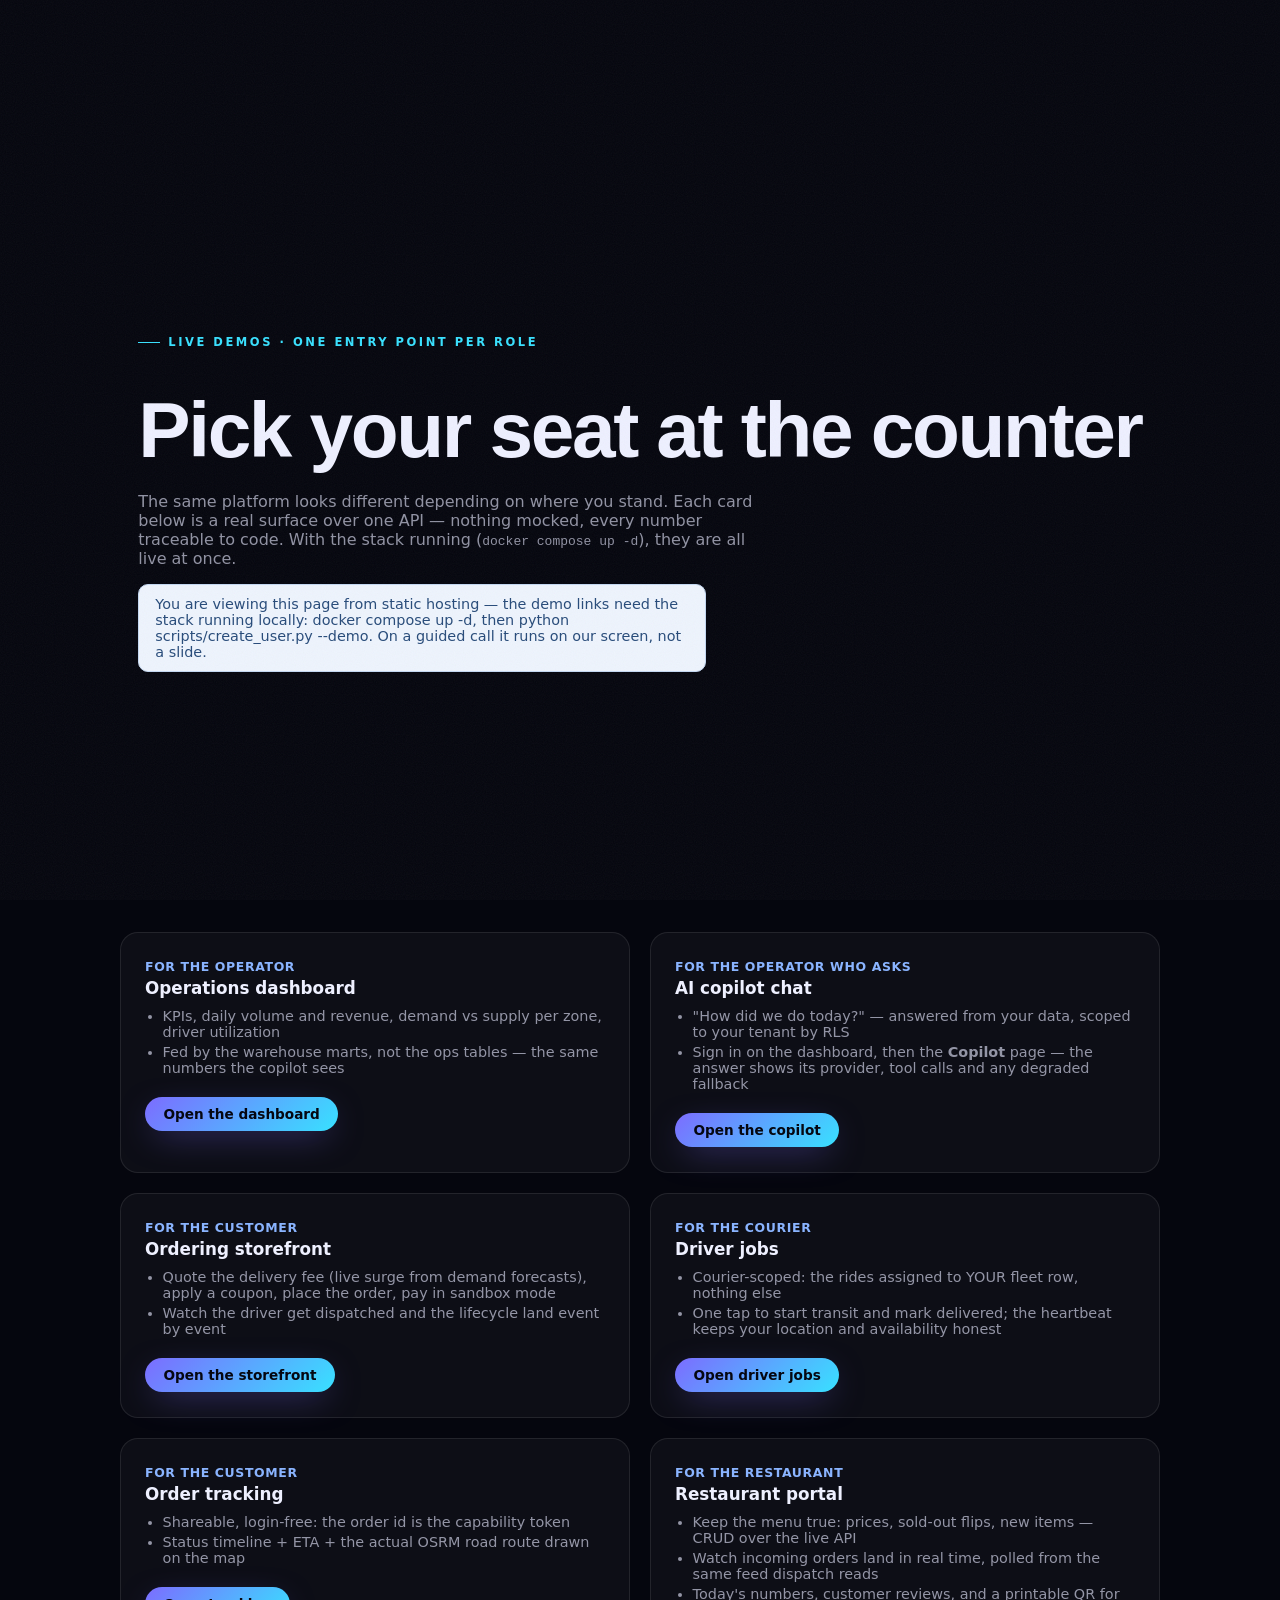
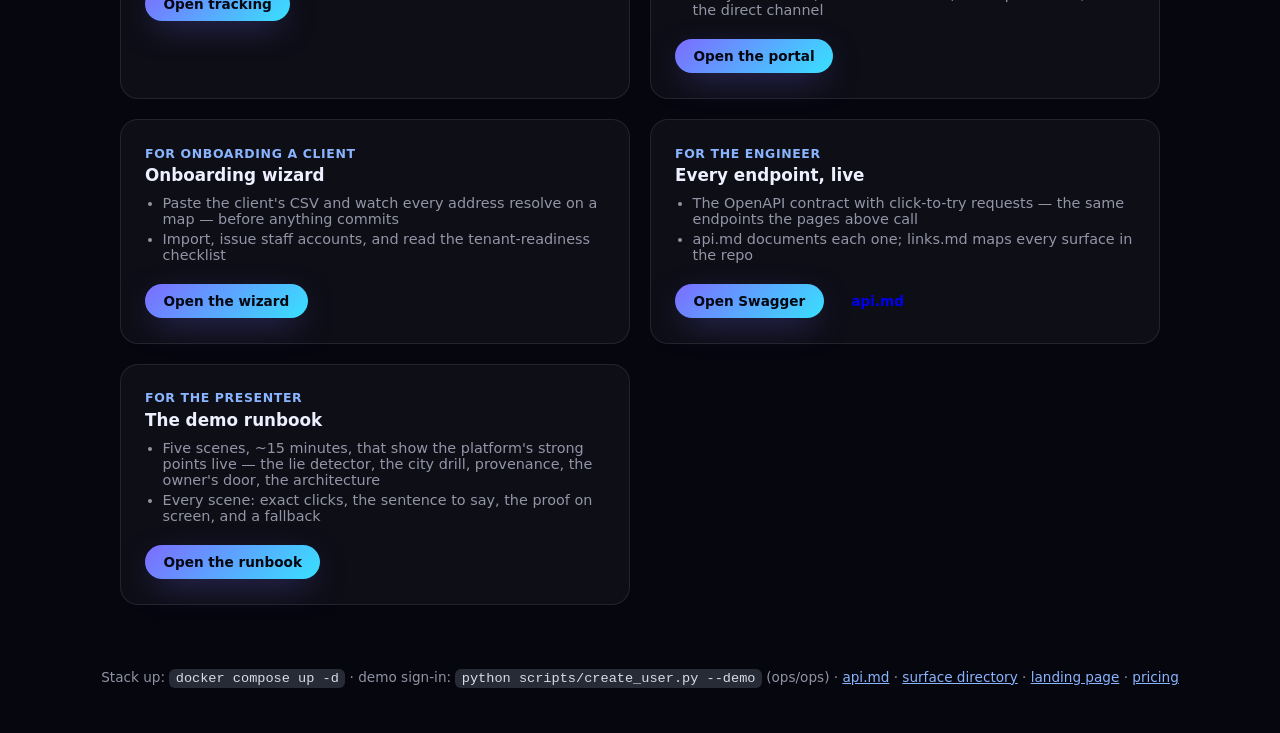
<file: docs/demos.html>
<!doctype html>
<html lang="en">
<head>
  <meta charset="utf-8" />
  <meta name="viewport" content="width=device-width, initial-scale=1" />
  <title>Live demos — Smart Delivery Ops</title>
  <meta name="description" content="One entry point per role: the operator's dashboard, the AI copilot chat, the customer ordering storefront, and the restaurant portal — all driving the same real API." />
  <link rel="stylesheet" href="styles.css" />
  <style>
    .demos-main { max-width: 1080px; margin: 0 auto; padding: 3rem 1.25rem 4rem; }
    .demos-lead { max-width: 62ch; color: var(--muted, #5b6472); }
    .demos-grid { display: grid; gap: 1.25rem; margin-top: 2rem; }
    @media (min-width: 900px) { .demos-grid { grid-template-columns: 1fr 1fr; } }
    .demos-grid h2 { margin-top: 0; font-size: 1.05rem; }
    .demos-grid .role { font-size: .78rem; font-weight: 700; letter-spacing: .05em; text-transform: uppercase;
                        color: #8ab4ff; display: block; margin-bottom: .3rem; }
    .demos-grid ul { margin: .6rem 0 1rem; padding-left: 1.1rem; color: var(--muted, #5b6472); font-size: .9rem; }
    .demos-grid li { margin-bottom: .25rem; }
    .demos-foot { text-align: center; font-size: .85rem; color: var(--muted, #5b6472); padding: 0 1.25rem 3rem; }
    .demos-foot a { color: #8ab4ff; }
    .demos-foot code { background: #262b36; color: #d7dce6; padding: .12rem .4rem; border-radius: 6px; }
  </style>
</head>
<body>
  <header class="hero" style="padding-bottom:1.5rem">
    <div class="demos-main" style="padding-bottom:0">
      <p class="eyebrow">Live demos · one entry point per role</p>
      <h1>Pick your seat at the counter</h1>
      <p class="demos-lead">
        The same platform looks different depending on where you stand. Each card below is a
        real surface over one API — nothing mocked, every number traceable to code. With the
        stack running (<code>docker compose up -d</code>), they are all live at once.
      </p>
      <p class="demos-lead" id="env-note" hidden
         style="margin-top:1rem; padding:.7rem 1rem; border-radius:10px; background:#eef4fd; color:#274b7a; border:1px solid #c4d8f2; font-size:.9rem"></p>
    </div>
  </header>

  <main class="demos-main" style="padding-top:0">
    <div class="demos-grid">
      <section class="card" data-needs="dashboard">
        <span class="role">For the operator</span>
        <h2>Operations dashboard</h2>
        <ul>
          <li>KPIs, daily volume and revenue, demand vs supply per zone, driver utilization</li>
          <li>Fed by the warehouse marts, not the ops tables — the same numbers the copilot sees</li>
        </ul>
        <div class="flow-actions">
          <a class="btn btn-primary btn-sm" href="http://localhost:8501/">Open the dashboard</a>
        </div>
      </section>

      <section class="card" data-needs="dashboard">
        <span class="role">For the operator who asks</span>
        <h2>AI copilot chat</h2>
        <ul>
          <li>"How did we do today?" — answered from your data, scoped to your tenant by RLS</li>
          <li>Sign in on the dashboard, then the <b>Copilot</b> page — the answer shows its provider, tool calls and any degraded fallback</li>
        </ul>
        <div class="flow-actions">
          <a class="btn btn-primary btn-sm" href="http://localhost:8501/Copilot">Open the copilot</a>
        </div>
      </section>

      <section class="card">
        <span class="role">For the customer</span>
        <h2>Ordering storefront</h2>
        <ul>
          <li>Quote the delivery fee (live surge from demand forecasts), apply a coupon, place the order, pay in sandbox mode</li>
          <li>Watch the driver get dispatched and the lifecycle land event by event</li>
        </ul>
        <div class="flow-actions">
          <a class="btn btn-primary btn-sm" href="ordering-demo.html">Open the storefront</a>
        </div>
      </section>

      <section class="card">
        <span class="role">For the courier</span>
        <h2>Driver jobs</h2>
        <ul>
          <li>Courier-scoped: the rides assigned to YOUR fleet row, nothing else</li>
          <li>One tap to start transit and mark delivered; the heartbeat keeps your location and availability honest</li>
        </ul>
        <div class="flow-actions">
          <a class="btn btn-primary btn-sm" href="driver.html">Open driver jobs</a>
        </div>
      </section>

      <section class="card">
        <span class="role">For the customer</span>
        <h2>Order tracking</h2>
        <ul>
          <li>Shareable, login-free: the order id is the capability token</li>
          <li>Status timeline + ETA + the actual OSRM road route drawn on the map</li>
        </ul>
        <div class="flow-actions">
          <a class="btn btn-primary btn-sm" href="track.html">Open tracking</a>
        </div>
      </section>

      <section class="card">
        <span class="role">For the restaurant</span>
        <h2>Restaurant portal</h2>
        <ul>
          <li>Keep the menu true: prices, sold-out flips, new items — CRUD over the live API</li>
          <li>Watch incoming orders land in real time, polled from the same feed dispatch reads</li>
          <li>Today's numbers, customer reviews, and a printable QR for the direct channel</li>
        </ul>
        <div class="flow-actions">
          <a class="btn btn-primary btn-sm" href="restaurant-portal.html">Open the portal</a>
        </div>
      </section>

      <section class="card">
        <span class="role">For onboarding a client</span>
        <h2>Onboarding wizard</h2>
        <ul>
          <li>Paste the client's CSV and watch every address resolve on a map — before anything commits</li>
          <li>Import, issue staff accounts, and read the tenant-readiness checklist</li>
        </ul>
        <div class="flow-actions">
          <a class="btn btn-primary btn-sm" href="onboarding-wizard.html">Open the wizard</a>
        </div>
      </section>

      <section class="card">
        <span class="role">For the engineer</span>
        <h2>Every endpoint, live</h2>
        <ul>
          <li>The OpenAPI contract with click-to-try requests — the same endpoints the pages above call</li>
          <li>api.md documents each one; links.md maps every surface in the repo</li>
        </ul>
        <div class="flow-actions">
          <a class="btn btn-primary btn-sm" href="/docs">Open Swagger</a>
          <a class="btn btn-sm" href="https://github.com/SiwarAttia6191/smart-delivery-ops/blob/main/docs/api.md">api.md</a>
        </div>
      </section>

      <section class="card">
        <span class="role">For the presenter</span>
        <h2>The demo runbook</h2>
        <ul>
          <li>Five scenes, ~15 minutes, that show the platform's strong points live —
            the lie detector, the city drill, provenance, the owner's door, the architecture</li>
          <li>Every scene: exact clicks, the sentence to say, the proof on screen, and a fallback</li>
        </ul>
        <div class="flow-actions">
          <a class="btn btn-primary btn-sm" href="guides/demo-runbook.html">Open the runbook</a>
        </div>
      </section>
    </div>
  </main>

  <p class="demos-foot">
    Stack up: <code>docker compose up -d</code> · demo sign-in: <code>python scripts/create_user.py --demo</code>
    (ops/ops) · <a href="https://github.com/SiwarAttia6191/smart-delivery-ops/blob/main/docs/api.md">api.md</a> ·
    <a href="https://github.com/SiwarAttia6191/smart-delivery-ops/blob/main/docs/links.md">surface directory</a> ·
    <a href="https://siwarattia6191.github.io/smart-delivery-ops/">landing page</a> ·
    <a href="product.html">pricing</a>
  </p>

  <script type="module">
    // The demo links are machine-local (the stack serves them). When this
    // hub is viewed from static hosting — where no stack runs — say so
    // instead of letting four dead links speak for themselves.
    const local = ["localhost", "127.0.0.1"].includes(location.hostname);
    if (!local) {
      const note = document.getElementById("env-note");
      note.textContent = "You are viewing this page from static hosting — the demo links " +
        "need the stack running locally: docker compose up -d, then " +
        "python scripts/create_user.py --demo. On a guided call it runs on our screen, not a slide.";
      note.hidden = false;
    }

    // the dashboard lives in the MAIN stack only — the demo unit (the other
    // deployment) and the VPS do not run it. Probe once: unreachable means
    // the two dashboard cards disable with an honest hint instead of dead links.
    if (local) {
      fetch("http://localhost:8501/", { mode: "no-cors" })
        .then(() => { /* the dashboard is up — the links stay */ })
        .catch(() => {
          for (const card of document.querySelectorAll('[data-needs="dashboard"]')) {
            const link = card.querySelector("a.btn-primary");
            if (link) {
              link.classList.remove("btn-primary");
              link.setAttribute("aria-disabled", "true");
              link.style.opacity = ".45";
            }
            const hint = document.createElement("p");
            hint.className = "hint";
            hint.style.margin = ".4rem 0 0";
            hint.textContent = "Not running here — the dashboard lives in the main stack " +
              "(docker compose up -d dashboard).";
            card.querySelector(".flow-actions").appendChild(hint);
          }
        });
    }
  </script>
</body>
</html>
</file>
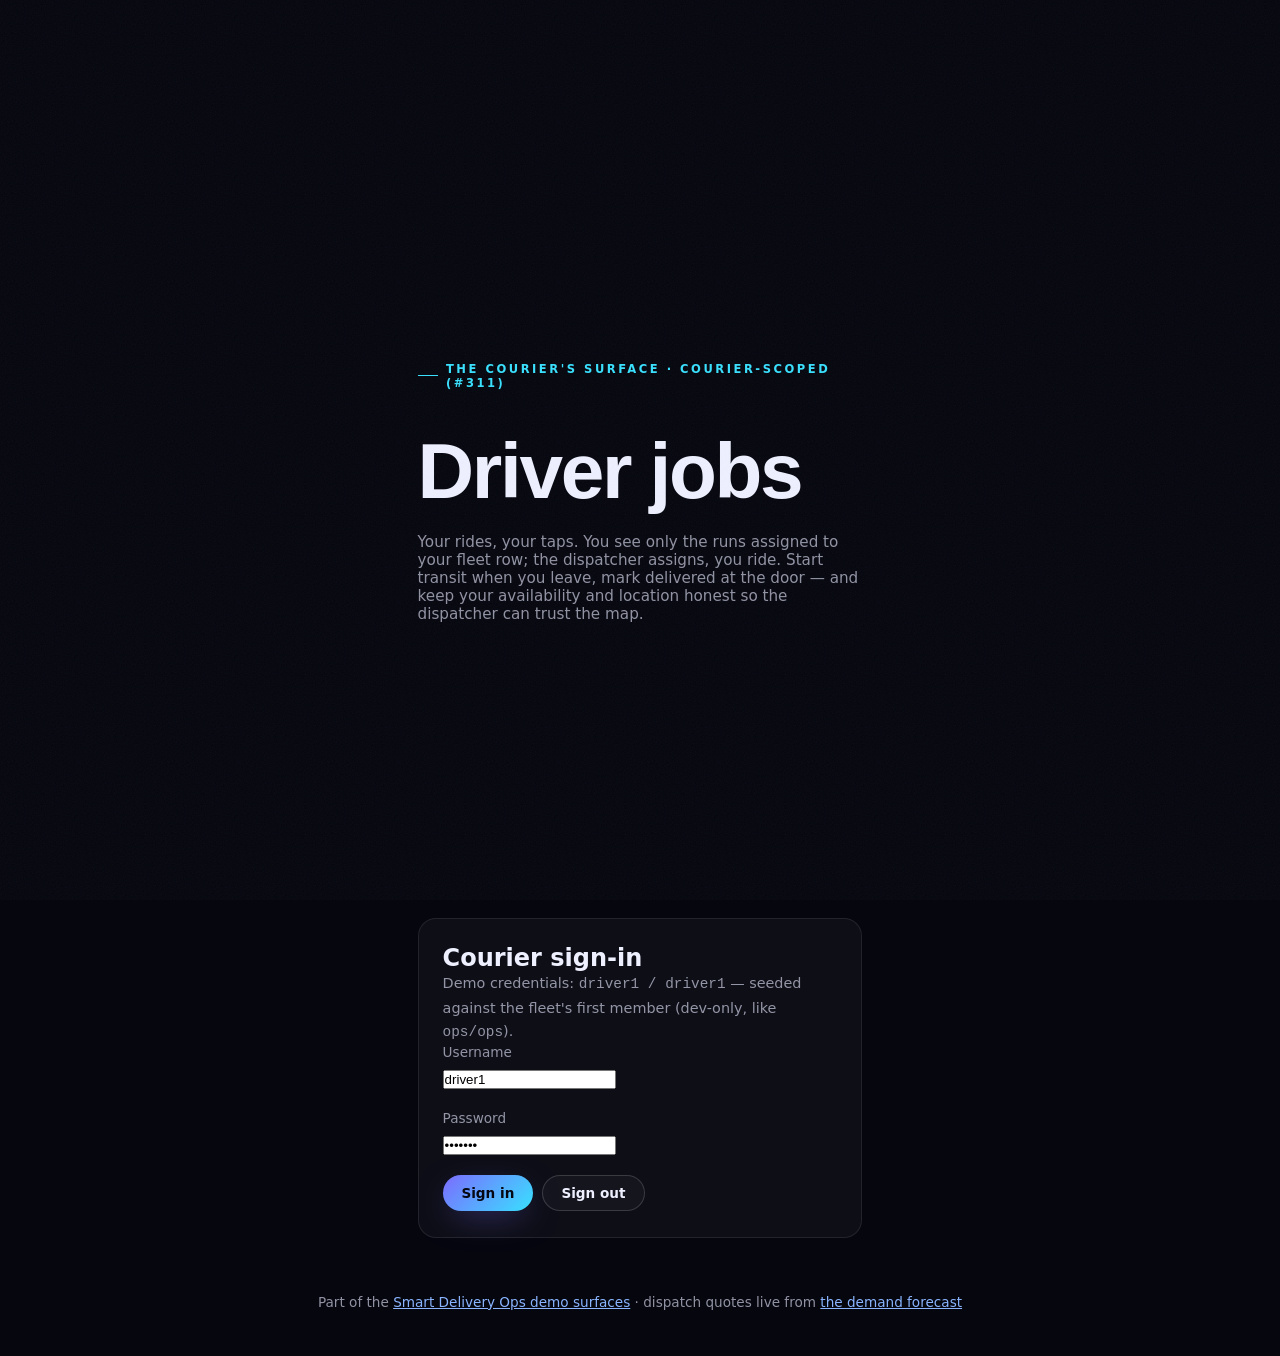
<file: docs/driver.html>
<!doctype html>
<html lang="en">
<head>
  <meta charset="utf-8" />
  <meta name="viewport" content="width=device-width, initial-scale=1" />
  <title>Driver jobs — Smart Delivery Ops</title>
  <meta name="description" content="The courier's own surface: the rides assigned to you, one tap to start transit and mark delivered, your live location and availability. Courier-scoped — you see only your runs." />
  <link rel="stylesheet" href="styles.css" />
  <style>
    .drv-main { max-width: 480px; margin: 0 auto; padding: 2rem 1.1rem 3.5rem; }
    .drv-lead { max-width: 60ch; color: var(--muted, #5b6472); font-size: .95rem; }
    .drv-card { margin-top: 1.1rem; }
    .drv-row { display: flex; flex-wrap: wrap; gap: .6rem; align-items: center; justify-content: space-between; margin: .5rem 0; }
    .badge-avail { padding: .15rem .6rem; border-radius: 999px; font-size: .78rem; font-weight: 700;
                   text-transform: uppercase; letter-spacing: .04em; background: #e7f6ec; color: #1c7c46; }
    .badge-avail[data-avail="false"] { background: #fdeceb; color: #8c2f28; }
    .job { border-top: 1px dashed #e3e6ec; padding: .7rem 0; }
    .job:first-child { border-top: none; }
    .job .status-badge { display: inline-block; margin-bottom: .3rem; }
    .job .meta { font-size: .82rem; color: var(--muted, #5b6472); }
    .job .flow-actions { margin: .45rem 0 0; }
    .banner { display: none; margin: 0 0 1rem; padding: .7rem 1rem; border-radius: 10px;
              background: #fdeceb; color: #8c2f28; border: 1px solid #f3c2be; font-size: .9rem; }
    .banner.show { display: block; }
    .drv-foot { text-align: center; font-size: .85rem; color: var(--muted, #5b6472); padding: 0 1.25rem 3rem; }
    .drv-foot a { color: #8ab4ff; }
  </style>
</head>
<body>
  <header class="hero" style="padding-bottom:1.5rem">
    <div class="drv-main" style="padding-bottom:0">
      <p class="eyebrow">The courier's surface · courier-scoped (#311)</p>
      <h1>Driver jobs</h1>
      <p class="drv-lead">
        Your rides, your taps. You see only the runs assigned to your fleet row; the dispatcher
        assigns, you ride. Start transit when you leave, mark delivered at the door — and keep your
        availability and location honest so the dispatcher can trust the map.
      </p>
      <input id="api-base" type="text" spellcheck="false" aria-label="API base URL"
             placeholder="API base — same origin (leave as is)" hidden />
    </div>
  </header>

  <main class="drv-main" style="padding-top:0">
    <section class="card drv-card" aria-labelledby="h-signin">
      <h2 id="h-signin">Courier sign-in</h2>
      <p class="hint">Demo credentials: <code>driver1 / driver1</code> — seeded against the fleet's
        first member (dev-only, like <code>ops/ops</code>).</p>
      <div class="field-grid two">
        <div class="field">
          <label for="drv-user"><span>Username</span></label>
          <input id="drv-user" type="text" value="driver1" autocomplete="username" />
        </div>
        <div class="field">
          <label for="drv-pass"><span>Password</span></label>
          <input id="drv-pass" type="password" value="driver1" autocomplete="current-password" />
        </div>
      </div>
      <div class="flow-actions">
        <button class="btn btn-primary btn-sm" id="btn-drv-signin" type="button">Sign in</button>
        <button class="btn btn-ghost btn-sm" id="btn-drv-signout" type="button" hidden>Sign out</button>
      </div>
    </section>

    <section class="card drv-card" id="profile-card" hidden aria-labelledby="h-profile">
      <h2 id="h-profile">Your fleet row</h2>
      <div class="drv-row">
        <div><b id="drv-name">—</b> · <span id="drv-vehicle">—</span></div>
        <span class="badge-avail" id="drv-avail" data-avail="true">available</span>
      </div>
      <div class="field-grid two">
        <div class="field">
          <label for="drv-lat"><span>Latitude</span></label>
          <input id="drv-lat" type="number" step="0.0001" />
        </div>
        <div class="field">
          <label for="drv-lon"><span>Longitude</span></label>
          <input id="drv-lon" type="number" step="0.0001" />
        </div>
      </div>
      <div class="flow-actions">
        <button class="btn btn-ghost btn-sm" id="btn-heartbeat" type="button">Send heartbeat</button>
        <button class="btn btn-ghost btn-sm" id="btn-toggle-avail" type="button">Toggle availability</button>
      </div>
    </section>

    <section class="card drv-card" id="jobs-card" hidden aria-labelledby="h-jobs">
      <h2 id="h-jobs">Your jobs</h2>
      <p class="hint">Live from <code>GET /drivers/me/jobs</code> — courier-scoped by your token.</p>
      <div class="banner" id="banner"></div>
      <div id="jobs"></div>
      <div id="jobs-empty" class="hint" hidden>No runs assigned right now — the dispatcher will send them here.</div>
    </section>
  </main>

  <p class="drv-foot">
    Part of the <a href="demos.html">Smart Delivery Ops demo surfaces</a> ·
    dispatch quotes live from <a href="index.html#features">the demand forecast</a>
  </p>

  <script type="module">
    const params = new URLSearchParams(location.search);
    const apiInput = document.getElementById("api-base");
    if (params.get("api")) apiInput.hidden = false;

    const state = { token: null, driverId: null, name: null };

    const $ = (id) => document.getElementById(id);
    const banner = $("banner");
    function showBanner(text) { banner.textContent = text; banner.className = "banner show"; }
    function hideBanner() { banner.className = "banner"; }

    async function api(path, options = {}) {
      const headers = { ...(options.headers || {}) };
      if (state.token) headers.Authorization = "Bearer " + state.token;
      if (options.json !== undefined) {
        headers["Content-Type"] = "application/json";
        options.body = JSON.stringify(options.json);
      }
      const response = await fetch(apiInput.value.replace(/\/$/, "") + path, { ...options, headers });
      if (!response.ok) {
        let detail = response.status + " " + response.statusText;
        try {
          const body = await response.json();
          detail = body.detail || body.error?.message || detail;
        } catch { /* non-JSON error body */ }
        const error = new Error(detail);
        error.status = response.status;
        throw error;
      }
      return response.status === 204 ? null : response.json();
    }

    function paintProfile(driver) {
      $("drv-name").textContent = driver.name;
      $("drv-vehicle").textContent = driver.vehicle;
      $("drv-lat").value = driver.latitude;
      $("drv-lon").value = driver.longitude;
      const badge = $("drv-avail");
      badge.dataset.avail = String(driver.is_available);
      badge.textContent = driver.is_available ? "available" : "off duty";
    }

    async function refreshProfile() {
      paintProfile(await api("/drivers/me"));
    }

    async function refreshJobs() {
      const orders = await api("/drivers/me/jobs");
      $("jobs-empty").hidden = orders.length > 0;
      $("jobs").innerHTML = orders
        .map((o) => {
          const active = o.status === "assigned" || o.status === "in_transit";
          const buttons = active
            ? `<div class="flow-actions">` +
              (o.status === "assigned"
                ? `<button class="btn btn-primary btn-sm" data-adv="in_transit" data-id="${o.id}" type="button">Start transit</button>`
                : `<button class="btn btn-primary btn-sm" data-adv="delivered" data-id="${o.id}" type="button">Mark delivered</button>`) +
              `</div>`
            : "";
          const drop = o.dropoff_address ? " · " + o.dropoff_address : "";
          return `<div class="job">
            <span class="status-badge" data-status="${o.status}">${o.status.replace("_", " ")}</span>
            <div class="meta">fee ${Number(o.delivery_fee).toFixed(2)}${drop} · ETA ≈ ${o.eta_minutes} min</div>
            ${buttons}
          </div>`;
        })
        .join("");
    }

    async function refreshAll() {
      await refreshProfile();
      await refreshJobs();
    }

    async function signin() {
      hideBanner();
      const form = new FormData();
      form.set("username", $("drv-user").value);
      form.set("password", $("drv-pass").value);
      try {
        const body = await api("/auth/token", { method: "POST", body: form });
        state.token = body.access_token;
        const claims = JSON.parse(atob(body.access_token.split(".")[1].replace(/-/g, "+").replace(/_/g, "/")));
        state.driverId = claims.did;
        $("profile-card").hidden = false;
        $("jobs-card").hidden = false;
        $("btn-drv-signout").hidden = false;
        await refreshAll();
      } catch (error) {
        showBanner("Sign-in failed: " + error.message);
      }
    }

    function signout() {
      state.token = null;
      state.driverId = null;
      $("profile-card").hidden = true;
      $("jobs-card").hidden = true;
      $("btn-drv-signout").hidden = true;
    }

    async function heartbeat() {
      hideBanner();
      try {
        await api(`/drivers/${state.driverId}`, {
          method: "PATCH",
          json: { latitude: Number($("drv-lat").value), longitude: Number($("drv-lon").value), is_available: $("drv-avail").dataset.avail === "true" },
        });
        await refreshProfile();
      } catch (error) {
        showBanner("Heartbeat failed: " + error.message);
      }
    }

    async function toggleAvail() {
      hideBanner();
      const next = $("drv-avail").dataset.avail !== "true";
      try {
        await api(`/drivers/${state.driverId}`, {
          method: "PATCH",
          json: { latitude: Number($("drv-lat").value), longitude: Number($("drv-lon").value), is_available: next },
        });
        await refreshProfile();
      } catch (error) {
        showBanner("Availability failed: " + error.message);
      }
    }

    async function advance(event) {
      const button = event.target.closest("button[data-adv]");
      if (!button) return;
      hideBanner();
      try {
        await api(`/orders/${button.dataset.id}/status`, {
          method: "POST",
          json: { status: button.dataset.adv },
        });
        await refreshJobs();
      } catch (error) {
        showBanner("Transition failed: " + error.message);
      }
    }

    $("btn-drv-signin").addEventListener("click", signin);
    $("btn-drv-signout").addEventListener("click", signout);
    $("btn-heartbeat").addEventListener("click", heartbeat);
    $("btn-toggle-avail").addEventListener("click", toggleAvail);
    $("jobs").addEventListener("click", advance);
  </script>
</body>
</html>
</file>
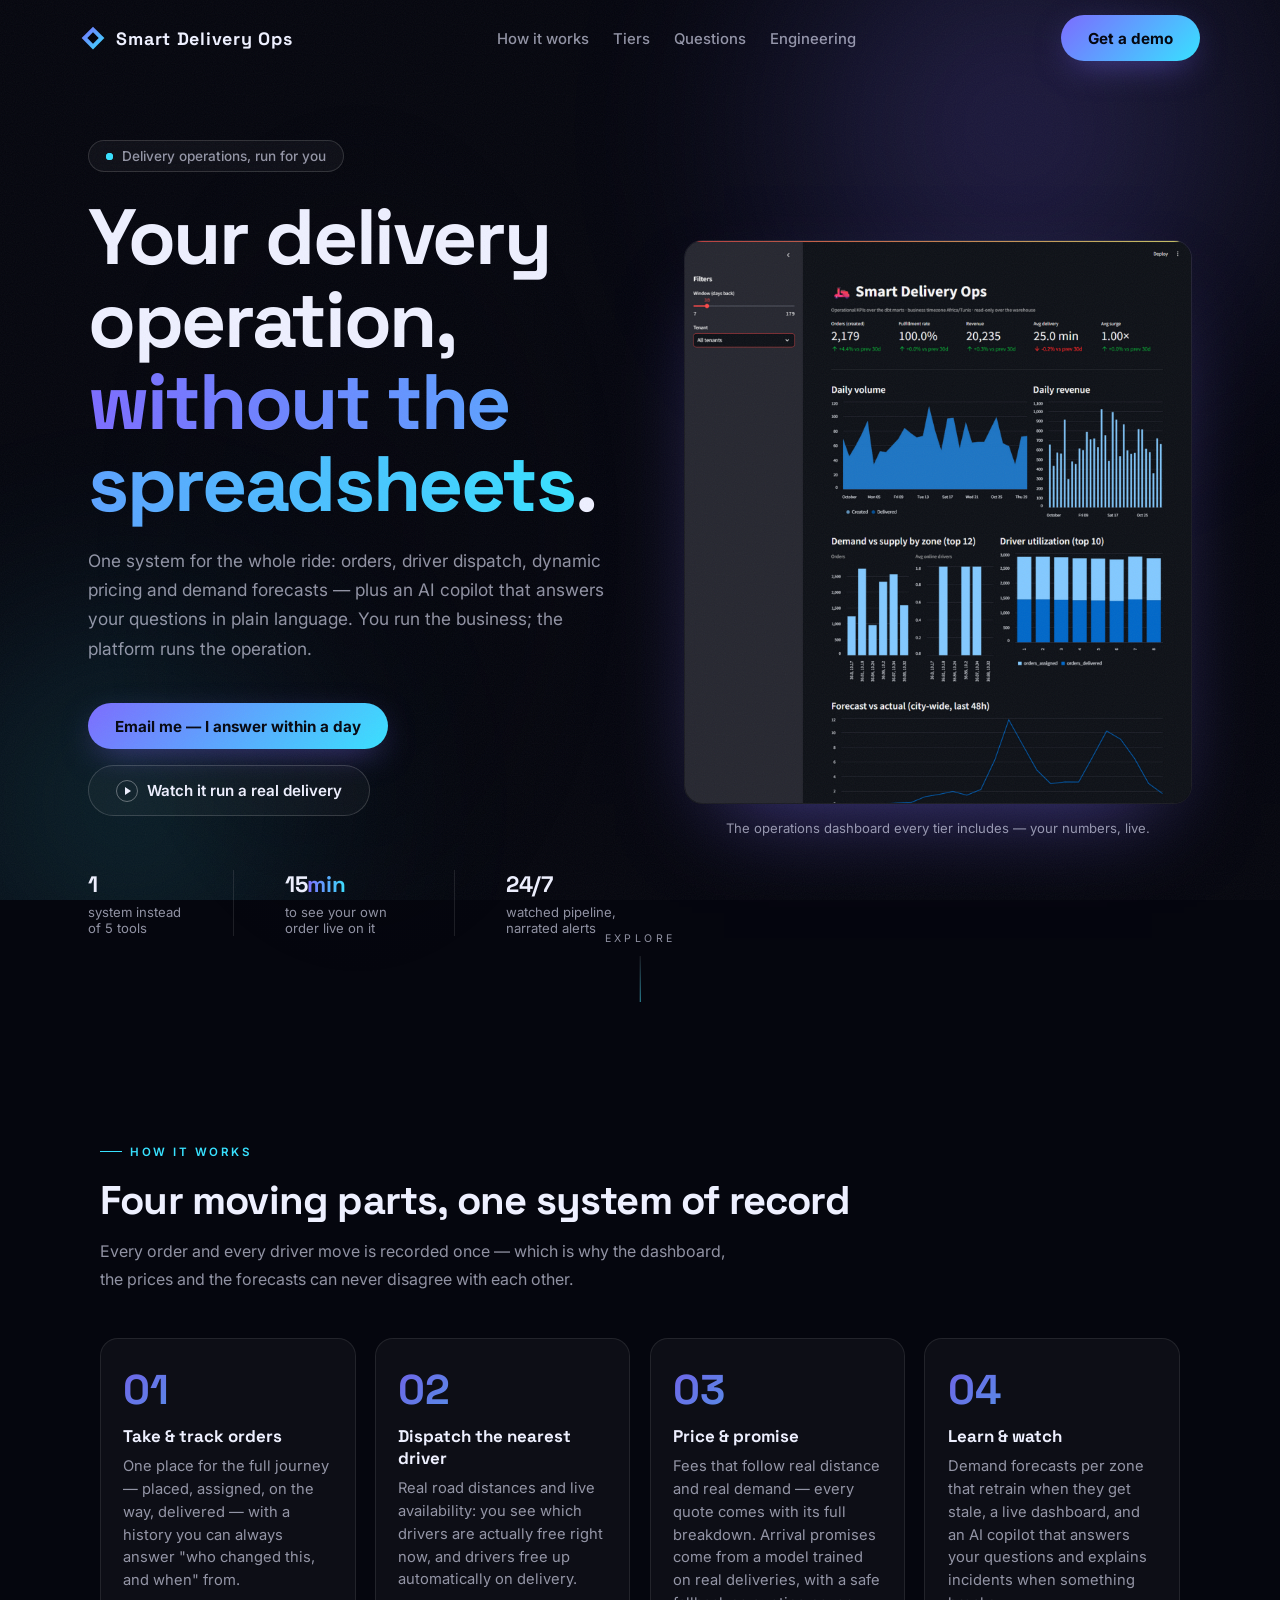
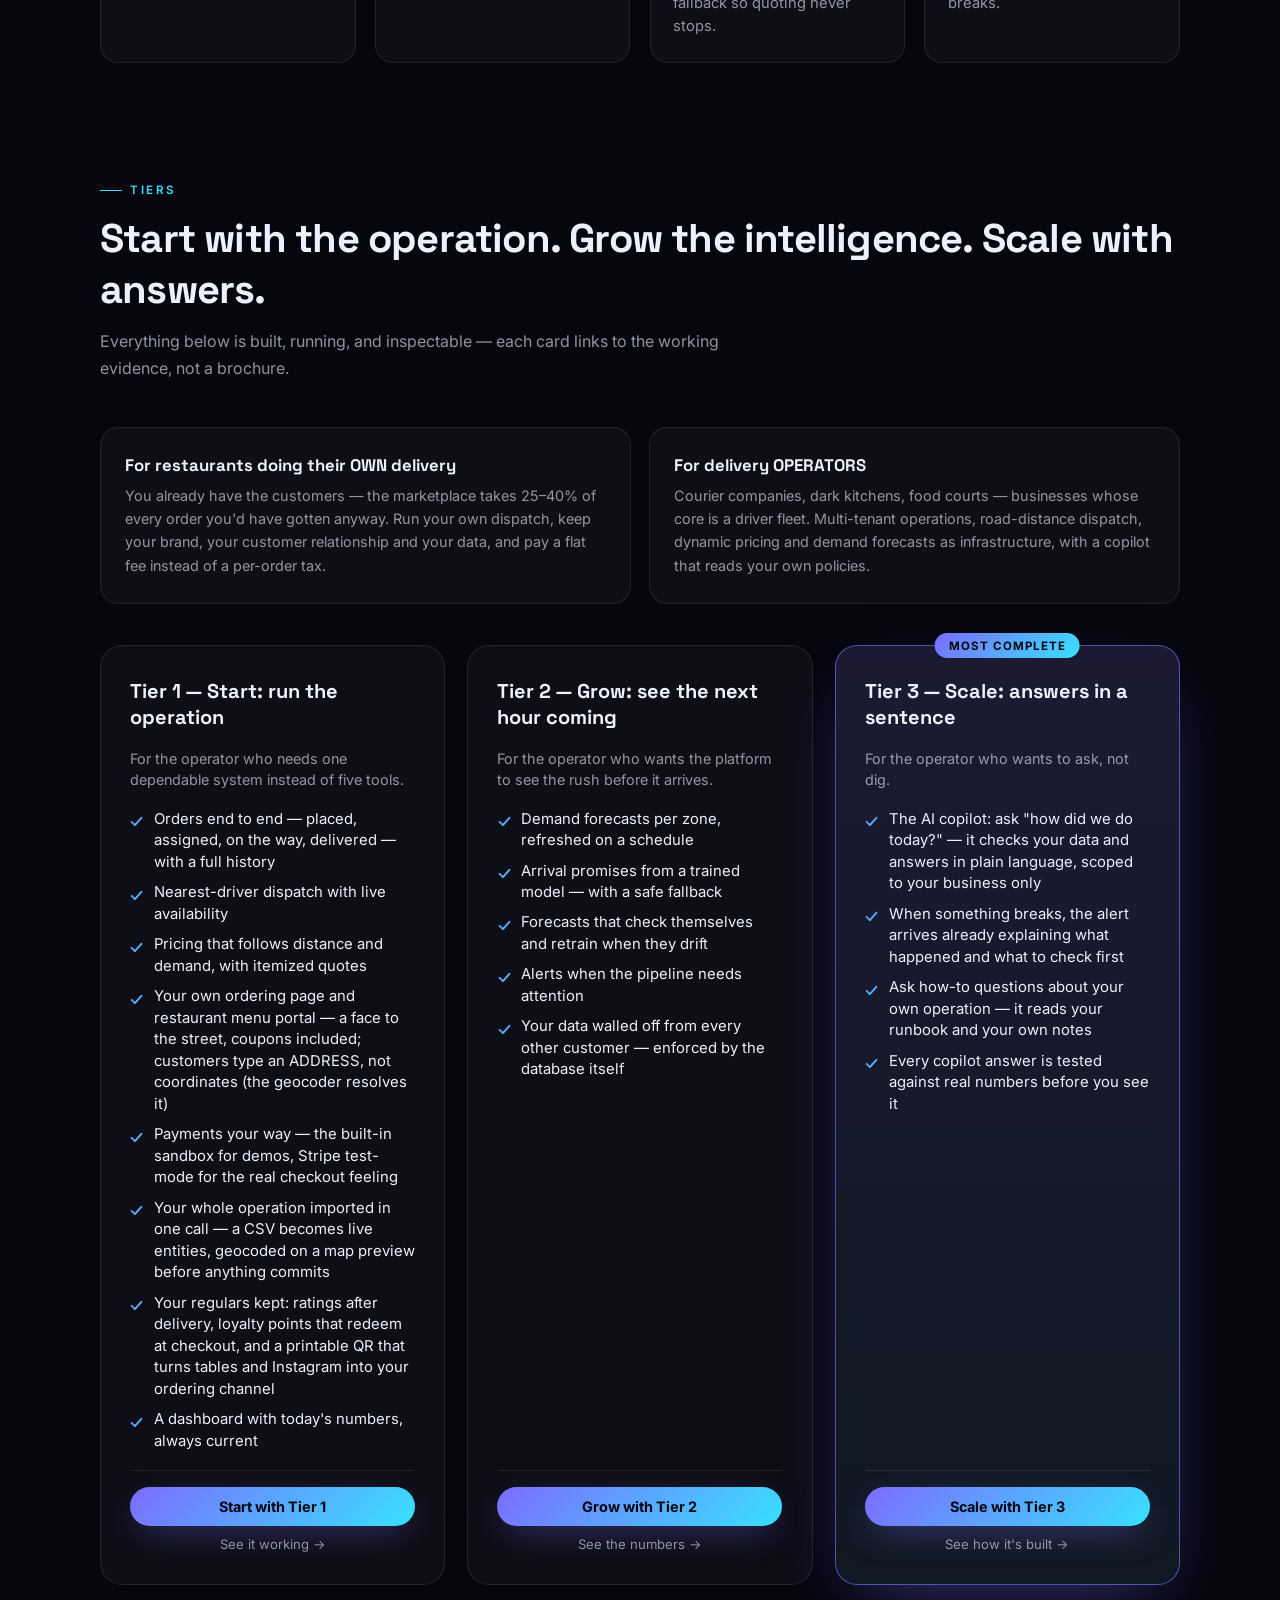
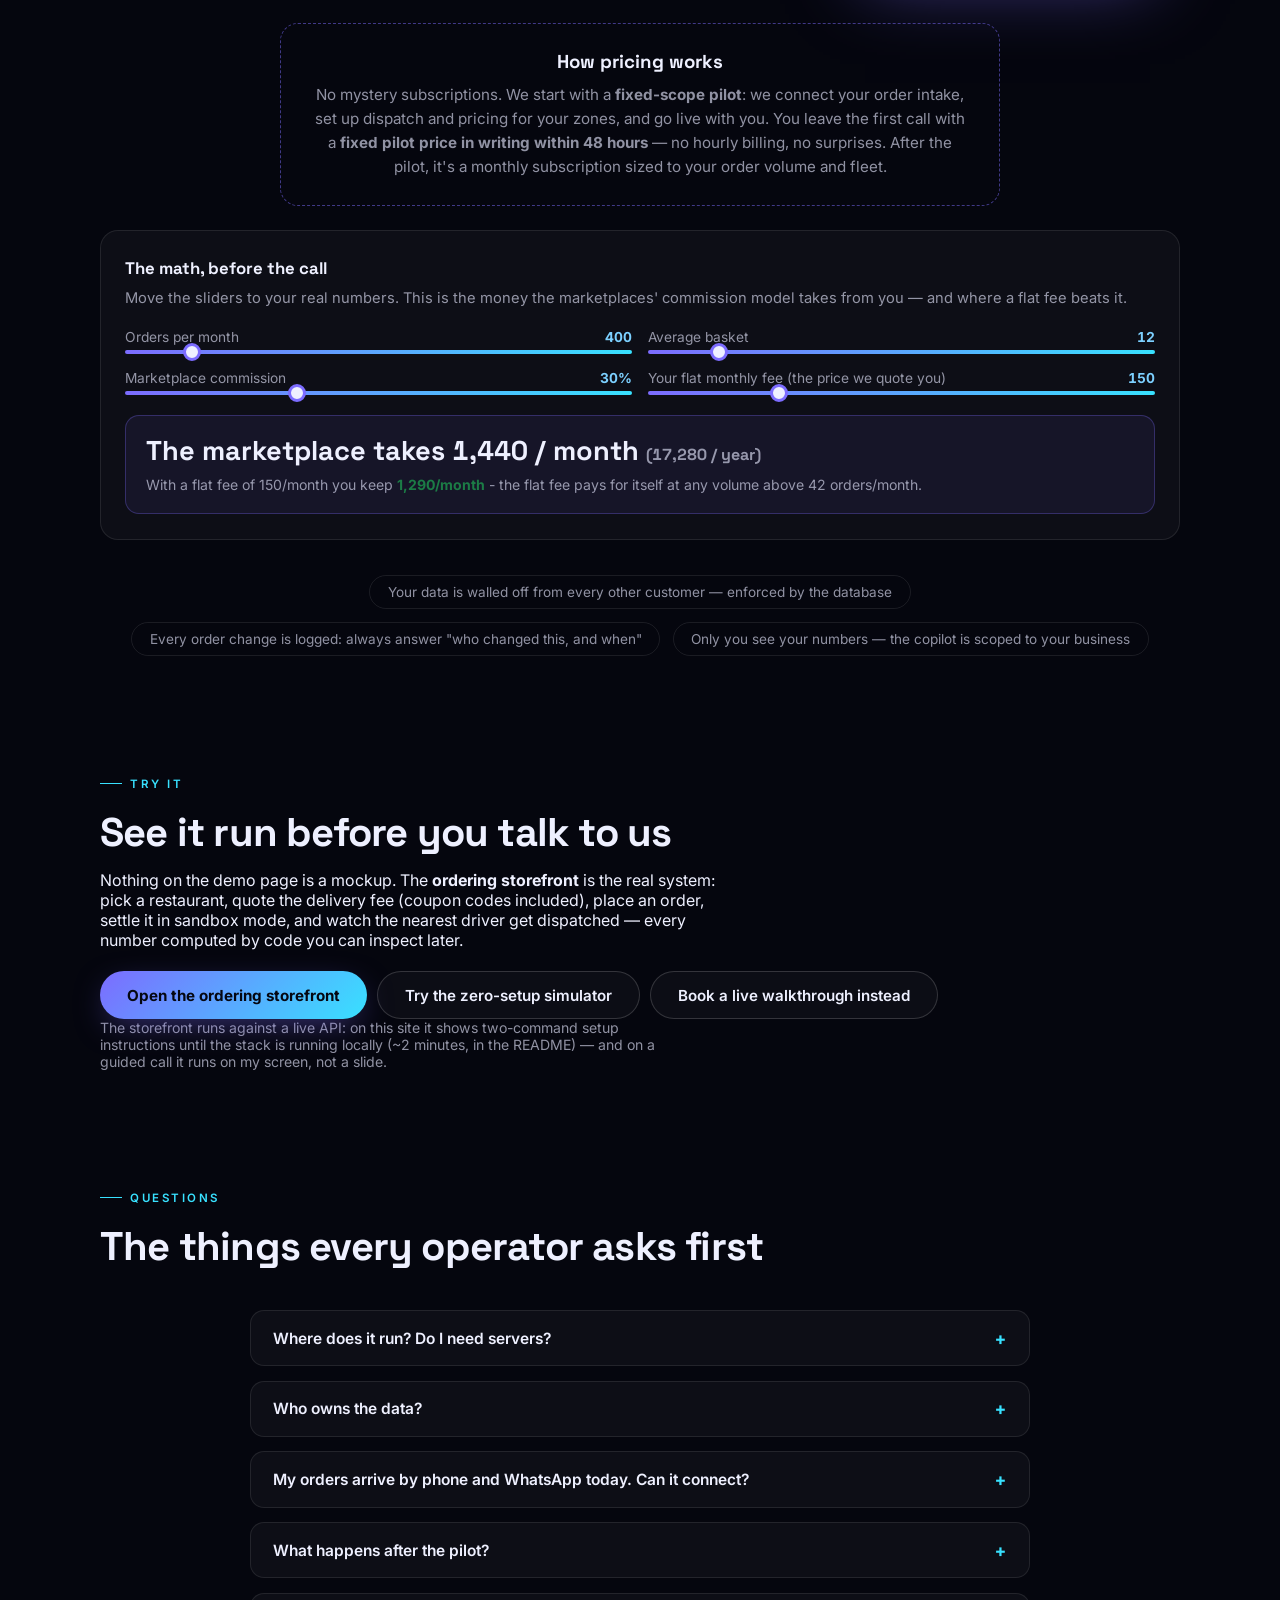
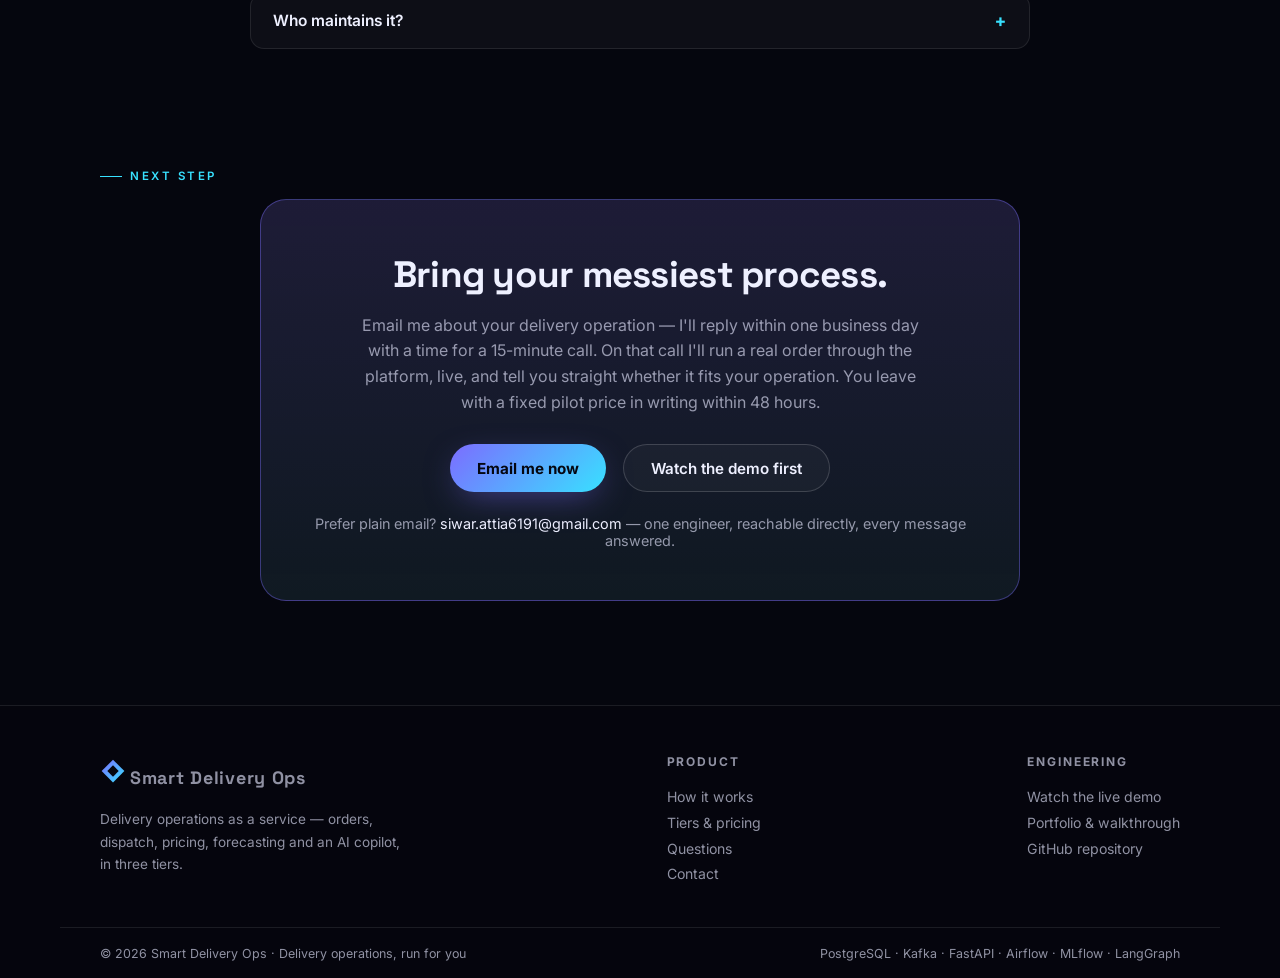
<file: docs/product.html>
<!DOCTYPE html>
<html lang="en">
<head>
<meta charset="UTF-8" />
<meta name="viewport" content="width=device-width, initial-scale=1.0" />
<title>Smart Delivery Ops — for delivery operators</title>
<meta name="description" content="Run your delivery operation on one system: orders, driver dispatch, dynamic pricing, demand forecasts — and an AI copilot that answers your questions in plain language. Fixed-scope pilot, honest pricing on the first call." />
<link rel="icon" href="data:image/svg+xml,%3Csvg xmlns='http://www.w3.org/2000/svg' viewBox='0 0 32 32'%3E%3Cdefs%3E%3ClinearGradient id='g' x1='0' y1='0' x2='1' y2='1'%3E%3Cstop offset='0' stop-color='%237c6cff'/%3E%3Cstop offset='1' stop-color='%2338e1ff'/%3E%3C/linearGradient%3E%3C/defs%3E%3Cpath d='M16 2 30 16 16 30 2 16Z' fill='url(%23g)'/%3E%3C/svg%3E" />

<meta property="og:title" content="Smart Delivery Ops — run your delivery operation on one system" />
<meta property="og:description" content="Orders, dispatch, pricing, forecasts and an AI copilot in one place. Fixed-scope pilot, price in writing within 48 hours of the first call." />
<meta property="og:type" content="website" />
<meta property="og:image" content="images/dashboard.png" />

<link rel="preconnect" href="https://fonts.googleapis.com" />
<link rel="preconnect" href="https://fonts.gstatic.com" crossorigin />
<link href="https://fonts.googleapis.com/css2?family=Inter:wght@400;500;600&family=Space+Grotesk:wght@500;600;700&display=swap" rel="stylesheet" />
<link rel="stylesheet" href="styles.css" />

<style>
/* ── product-page sections (shared brand lives in styles.css) ─────── */
.hero-visual { display: none; }
@media (min-width: 1100px) {
  .hero-visual {
    display: block; flex: 0 0 46%;
  }
  .hero-visual img {
    width: 100%; border-radius: 18px;
    border: 1px solid var(--line);
    box-shadow: 0 40px 90px -40px rgba(124, 108, 255, 0.55);
  }
  .hero-visual figcaption {
    color: var(--muted); font-size: 0.82rem; margin-top: 0.7rem; text-align: center;
  }
  .hero-inner.with-visual { display: flex; align-items: center; gap: 3.5rem; }
  .hero-inner.with-visual .copy { flex: 1; }
}
.steps {
  display: grid; grid-template-columns: repeat(auto-fit, minmax(230px, 1fr));
  gap: 1.2rem; margin-top: 2.4rem; counter-reset: step;
}
.step {
  background: var(--card); border: 1px solid var(--line); border-radius: 18px;
  padding: 1.5rem 1.4rem; position: relative; overflow: hidden;
}
.step::before {
  counter-increment: step; content: "0" counter(step);
  font-family: "Space Grotesk", sans-serif; font-size: 2.6rem; font-weight: 700;
  background: linear-gradient(135deg, var(--accent-a), var(--accent-b));
  -webkit-background-clip: text; background-clip: text; color: transparent;
  display: block; margin-bottom: 0.6rem; opacity: 0.9;
}
.step h3 { font-family: "Space Grotesk", sans-serif; font-size: 1.06rem; margin-bottom: 0.5rem; }
.step p { color: var(--muted); font-size: 0.92rem; line-height: 1.55; }

.tiers {
  display: grid; grid-template-columns: repeat(auto-fit, minmax(280px, 1fr));
  gap: 1.4rem; margin-top: 2.6rem; align-items: stretch;
}
.tier {
  background: var(--card); border: 1px solid var(--line); border-radius: 22px;
  padding: 2rem 1.8rem; display: flex; flex-direction: column; gap: 1.1rem;
  position: relative; transition: transform 0.3s ease, border-color 0.3s ease;
}
.tier:hover { transform: translateY(-6px); border-color: rgba(124, 108, 255, 0.45); }
.tier.premium {
  border-color: rgba(124, 108, 255, 0.65);
  background: linear-gradient(180deg, rgba(124, 108, 255, 0.12), rgba(56, 225, 255, 0.05)), var(--card);
  box-shadow: 0 24px 70px -30px rgba(124, 108, 255, 0.55);
}
.tier-flag {
  position: absolute; top: -13px; left: 50%; transform: translateX(-50%);
  background: linear-gradient(135deg, var(--accent-a), var(--accent-b));
  color: #050711; font-weight: 700; font-size: 0.72rem; letter-spacing: 0.08em;
  text-transform: uppercase; padding: 0.35rem 0.9rem; border-radius: 999px; white-space: nowrap;
}
.tier h3 { font-family: "Space Grotesk", sans-serif; font-size: 1.25rem; }
.tier .tier-for { color: var(--muted); font-size: 0.9rem; line-height: 1.5; }
.tier ul { list-style: none; display: flex; flex-direction: column; gap: 0.55rem; flex: 1; }
.tier li {
  color: var(--text); font-size: 0.93rem; padding-left: 1.5rem; position: relative; line-height: 1.45;
}
.tier li::before {
  content: ""; position: absolute; left: 0; top: 0.42em; width: 0.85rem; height: 0.85rem;
  background: linear-gradient(135deg, var(--accent-a), var(--accent-b));
  mask: url("data:image/svg+xml,%3Csvg xmlns='http://www.w3.org/2000/svg' viewBox='0 0 16 16'%3E%3Cpath d='M2 8.5 6 12.5 14 3.5' stroke='black' stroke-width='2.4' fill='none' stroke-linecap='round' stroke-linejoin='round'/%3E%3C/svg%3E") center / contain no-repeat;
  -webkit-mask: url("data:image/svg+xml,%3Csvg xmlns='http://www.w3.org/2000/svg' viewBox='0 0 16 16'%3E%3Cpath d='M2 8.5 6 12.5 14 3.5' stroke='black' stroke-width='2.4' fill='none' stroke-linecap='round' stroke-linejoin='round'/%3E%3C/svg%3E") center / contain no-repeat;
}
.tier-actions {
  border-top: 1px solid var(--line); padding-top: 1rem;
  display: flex; flex-direction: column; gap: 0.6rem;
}
.tier-actions .btn { justify-content: center; padding: 0.7rem 1.2rem; font-size: 0.9rem; }
.tier-evidence { color: var(--muted); font-size: 0.82rem; text-decoration: none; text-align: center; }
.tier-evidence:hover { color: var(--accent-b); }

.pricing-note {
  max-width: 720px; margin: 2.4rem auto 0; text-align: center;
  border: 1px dashed rgba(124, 108, 255, 0.5); border-radius: 18px;
  padding: 1.6rem 1.8rem;
}
.pricing-note h3 { font-family: "Space Grotesk", sans-serif; margin-bottom: 0.6rem; }
.pricing-note p { color: var(--muted); font-size: 0.95rem; line-height: 1.6; }

    /* ROI calculator (#314): pure client-side arithmetic over the two
       inputs the owner already knows - orders and basket - against the
       commission percentage the marketplaces quote. */
    .roi-grid { display: grid; gap: 1rem; margin-top: 1.25rem; }
    @media (min-width: 760px) { .roi-grid.two { grid-template-columns: 1fr 1fr; } }
    .roi-row { display: flex; flex-direction: column; gap: .3rem; }
    .roi-row label { font-size: .86rem; color: var(--muted); display: flex; justify-content: space-between; }
    .roi-row label b { color: #7cd0ff; font-variant-numeric: tabular-nums; }
    .roi-out { margin-top: 1.25rem; padding: 1.1rem 1.25rem; border-radius: 14px;
               background: rgba(124, 108, 255, 0.08); border: 1px solid rgba(124, 108, 255, 0.3); }
    .roi-out .big { font-family: "Space Grotesk", sans-serif; font-size: 1.7rem; font-weight: 700;
                    font-variant-numeric: tabular-nums; }
    .roi-out .note { color: var(--muted); font-size: .88rem; margin-top: .35rem; line-height: 1.5; }
    .roi-out .keep { color: #1c7c46; }
.trust {
  display: flex; flex-wrap: wrap; gap: 0.8rem; justify-content: center; margin-top: 2.2rem;
}
.trust span {
  border: 1px solid var(--line); border-radius: 999px; padding: 0.5rem 1.1rem;
  color: var(--muted); font-size: 0.85rem;
}

.faq { max-width: 780px; margin: 2.4rem auto 0; display: flex; flex-direction: column; gap: 0.9rem; }
.faq details {
  background: var(--card); border: 1px solid var(--line); border-radius: 14px;
  padding: 1.1rem 1.4rem;
}
.faq details[open] { border-color: rgba(124, 108, 255, 0.4); }
.faq summary {
  cursor: pointer; font-weight: 600; font-size: 0.97rem; list-style: none; position: relative;
  padding-right: 2rem;
}
.faq summary::-webkit-details-marker { display: none; }
.faq summary::after {
  content: "+"; position: absolute; right: 0; top: -0.1em;
  font-family: "Space Grotesk", sans-serif; font-size: 1.3rem; color: var(--accent-b);
}
.faq details[open] summary::after { content: "–"; }
.faq details p { color: var(--muted); font-size: 0.92rem; line-height: 1.6; margin-top: 0.7rem; }

.contact-card {
  max-width: 760px; margin: 0 auto; text-align: center;
  background: linear-gradient(180deg, rgba(124, 108, 255, 0.14), rgba(56, 225, 255, 0.05)), var(--card);
  border: 1px solid rgba(124, 108, 255, 0.4); border-radius: 26px; padding: 3.2rem 2.4rem;
}
.contact-card h2 { font-family: "Space Grotesk", sans-serif; font-size: clamp(1.6rem, 3.6vw, 2.3rem); margin-bottom: 0.9rem; }
.contact-card p { color: var(--muted); max-width: 36rem; margin: 0 auto 1.8rem; line-height: 1.6; }
.contact-card .direct {
  display: block; margin-top: 1.4rem; color: var(--muted); font-size: 0.9rem;
}
.contact-card .direct a { color: var(--text); text-decoration: none; }
.contact-card .direct a:hover { color: var(--accent-b); }
.contact-row { display: flex; gap: 1rem; justify-content: center; flex-wrap: wrap; }
</style>
</head>
<body>

<div class="orbs" aria-hidden="true">
  <div class="orb orb-a"></div>
  <div class="orb orb-b"></div>
</div>

<header class="nav" id="nav">
  <div class="nav-inner">
    <a class="logo" href="index.html" aria-label="Smart Delivery Ops — engineering portfolio">
      <svg viewBox="0 0 32 32" aria-hidden="true">
        <defs>
          <linearGradient id="lg" x1="0" y1="0" x2="1" y2="1">
            <stop offset="0" stop-color="#7c6cff"/><stop offset="1" stop-color="#38e1ff"/>
          </linearGradient>
        </defs>
        <path d="M16 2 30 16 16 30 2 16Z" fill="url(#lg)"/>
        <path d="M16 9 23 16 16 23 9 16Z" fill="#05060e"/>
      </svg>
      <span>Smart Delivery Ops</span>
    </a>
    <nav aria-label="Primary">
      <ul class="nav-links">
        <li><a href="#platform">How it works</a></li>
        <li><a href="#tiers">Tiers</a></li>
        <li><a href="#faq">Questions</a></li>
        <li><a href="index.html">Engineering</a></li>
      </ul>
    </nav>
    <button class="nav-burger" id="nav-burger" aria-label="Menu" aria-expanded="false">
      <span></span><span></span><span></span>
    </button>
    <a class="btn btn-primary" href="#contact">Get a demo</a>
  </div>
</header>

<section class="hero" id="top">
  <div class="hero-inner with-visual">
    <div class="copy">
      <div class="badge reveal"><span class="dot"></span>Delivery operations, run for you</div>

      <h1 class="reveal">Your delivery operation,<br/><span class="grad">without the spreadsheets</span>.</h1>

      <p class="sub reveal">
        One system for the whole ride: orders, driver dispatch, dynamic pricing and
        demand forecasts — plus an AI copilot that answers your questions in plain
        language. You run the business; the platform runs the operation.
      </p>

      <div class="cta-row reveal">
        <a class="btn btn-primary" href="#contact">Email me — I answer within a day</a>
        <a class="btn btn-ghost" href="index.html#demo"><span class="play" aria-hidden="true"></span>Watch it run a real delivery</a>
      </div>

      <div class="stats reveal">
        <div class="stat"><div class="v">1</div><div class="l">system instead of 5 tools</div></div>
        <div class="stat"><div class="v">15<span class="grad">min</span></div><div class="l">to see your own order live on it</div></div>
        <div class="stat"><div class="v">24/7</div><div class="l">watched pipeline, narrated alerts</div></div>
      </div>
    </div>
    <figure class="hero-visual reveal">
      <img src="images/dashboard.png" alt="The Smart Delivery Ops dashboard: live KPIs, demand versus supply, and per-zone demand for the coming day" />
      <figcaption>The operations dashboard every tier includes — your numbers, live.</figcaption>
    </figure>
  </div>

  <a class="scroll-cue" href="#platform" aria-label="Scroll to how it works">
    <span>Explore</span>
    <span class="line"></span>
  </a>
</section>

<!-- ── HOW IT WORKS ─────────────────────────────────────────────── -->
<section class="section" id="platform">
  <div class="swoosh">
    <span class="eyebrow">How it works</span>
    <h2>Four moving parts, one system of record</h2>
    <p class="lead">
      Every order and every driver move is recorded once — which is why the
      dashboard, the prices and the forecasts can never disagree with each other.
    </p>
    <div class="steps">
      <div class="step">
        <h3>Take &amp; track orders</h3>
        <p>One place for the full journey — placed, assigned, on the way, delivered — with a history you can always answer "who changed this, and when" from.</p>
      </div>
      <div class="step">
        <h3>Dispatch the nearest driver</h3>
        <p>Real road distances and live availability: you see which drivers are actually free right now, and drivers free up automatically on delivery.</p>
      </div>
      <div class="step">
        <h3>Price &amp; promise</h3>
        <p>Fees that follow real distance and real demand — every quote comes with its full breakdown. Arrival promises come from a model trained on real deliveries, with a safe fallback so quoting never stops.</p>
      </div>
      <div class="step">
        <h3>Learn &amp; watch</h3>
        <p>Demand forecasts per zone that retrain when they get stale, a live dashboard, and an AI copilot that answers your questions and explains incidents when something breaks.</p>
      </div>
    </div>
  </div>
</section>

<!-- ── TIERS (#126) ─────────────────────────────────────────────── -->
<section class="section" id="tiers">
  <div class="swoosh">
    <span class="eyebrow">Tiers</span>
    <h2>Start with the operation. Grow the intelligence. Scale with answers.</h2>
    <p class="lead">
      Everything below is built, running, and inspectable — each card links to the
      working evidence, not a brochure.
    </p>
    <div class="compare-grid">
      <div class="card">
        <h3>For restaurants doing their OWN delivery</h3>
        <p>You already have the customers — the marketplace takes 25–40% of every order
        you'd have gotten anyway. Run your own dispatch, keep your brand, your customer
        relationship and your data, and pay a flat fee instead of a per-order tax.</p>
      </div>
      <div class="card">
        <h3>For delivery OPERATORS</h3>
        <p>Courier companies, dark kitchens, food courts — businesses whose core is a driver
        fleet. Multi-tenant operations, road-distance dispatch, dynamic pricing and demand
        forecasts as infrastructure, with a copilot that reads your own policies.</p>
      </div>
    </div>
    <div class="tiers">
      <div class="tier">
        <h3>Tier 1 — Start: run the operation</h3>
        <p class="tier-for">For the operator who needs one dependable system instead of five tools.</p>
        <ul>
          <li>Orders end to end — placed, assigned, on the way, delivered — with a full history</li>
          <li>Nearest-driver dispatch with live availability</li>
          <li>Pricing that follows distance and demand, with itemized quotes</li>
          <li>Your own ordering page and restaurant menu portal — a face to the street, coupons included; customers type an ADDRESS, not coordinates (the geocoder resolves it)</li>
          <li>Payments your way — the built-in sandbox for demos, Stripe test-mode for the real checkout feeling</li>
          <li>Your whole operation imported in one call — a CSV becomes live entities, geocoded on a map preview before anything commits</li>
          <li>Your regulars kept: ratings after delivery, loyalty points that redeem at checkout, and a printable QR that turns tables and Instagram into your ordering channel</li>
          <li>A dashboard with today's numbers, always current</li>
        </ul>
        <div class="tier-actions">
          <a class="btn btn-primary" href="#contact">Start with Tier 1</a>
          <a class="tier-evidence" href="index.html#features">See it working →</a>
        </div>
      </div>

      <div class="tier">
        <h3>Tier 2 — Grow: see the next hour coming</h3>
        <p class="tier-for">For the operator who wants the platform to see the rush before it arrives.</p>
        <ul>
          <li>Demand forecasts per zone, refreshed on a schedule</li>
          <li>Arrival promises from a trained model — with a safe fallback</li>
          <li>Forecasts that check themselves and retrain when they drift</li>
          <li>Alerts when the pipeline needs attention</li>
          <li>Your data walled off from every other customer — enforced by the database itself</li>
        </ul>
        <div class="tier-actions">
          <a class="btn btn-primary" href="#contact">Grow with Tier 2</a>
          <a class="tier-evidence" href="index.html#analytics">See the numbers →</a>
        </div>
      </div>

      <div class="tier premium">
        <span class="tier-flag">Most complete</span>
        <h3>Tier 3 — Scale: answers in a sentence</h3>
        <p class="tier-for">For the operator who wants to ask, not dig.</p>
        <ul>
          <li>The AI copilot: ask "how did we do today?" — it checks your data and answers in plain language, scoped to your business only</li>
          <li>When something breaks, the alert arrives already explaining what happened and what to check first</li>
          <li>Ask how-to questions about your own operation — it reads your runbook and your own notes</li>
          <li>Every copilot answer is tested against real numbers before you see it</li>
        </ul>
        <div class="tier-actions">
          <a class="btn btn-primary" href="#contact">Scale with Tier 3</a>
          <a class="tier-evidence" href="index.html#copilot">See how it's built →</a>
        </div>
      </div>
    </div>

    <div class="pricing-note">
      <h3>How pricing works</h3>
      <p>
        No mystery subscriptions. We start with a <strong>fixed-scope pilot</strong>:
        we connect your order intake, set up dispatch and pricing for your zones,
        and go live with you. You leave the first call with a
        <strong>fixed pilot price in writing within 48 hours</strong> — no hourly
        billing, no surprises. After the pilot, it's a monthly subscription sized
        to your order volume and fleet.
      </p>
    </div>

    <!-- ROI calculator (#314): the 25-40% pitch as a moment of
         self-persuasion. The tier price is quote-based, so the owner
         types their own quoted fee and sees the crossover. -->
    <div class="card" style="margin-top:1.5rem">
      <h3>The math, before the call</h3>
      <p style="color:var(--muted);font-size:.92rem;line-height:1.5">
        Move the sliders to your real numbers. This is the money the marketplaces'
        commission model takes from you — and where a flat fee beats it.
      </p>
      <div class="roi-grid two">
        <div class="roi-row">
          <label>Orders per month <b id="roi-orders-out">400</b></label>
          <input id="roi-orders" type="range" min="50" max="3000" step="10" value="400" />
        </div>
        <div class="roi-row">
          <label>Average basket <b id="roi-basket-out">12</b></label>
          <input id="roi-basket" type="range" min="5" max="60" step="1" value="12" />
        </div>
        <div class="roi-row">
          <label>Marketplace commission <b id="roi-pct-out">30%</b></label>
          <input id="roi-pct" type="range" min="25" max="40" step="1" value="30" />
        </div>
        <div class="roi-row">
          <label>Your flat monthly fee (the price we quote you) <b id="roi-fee-out">150</b></label>
          <input id="roi-fee" type="range" min="0" max="600" step="5" value="150" />
        </div>
      </div>
      <div class="roi-out">
        <div class="big">The marketplace takes <span id="roi-monthly">1,440</span> / month
          <span style="font-size:1rem;color:var(--muted)">(<span id="roi-yearly">17,280</span> / year)</span></div>
        <p class="note"><span id="roi-compare">With a flat fee of 150/month you keep <b class="keep">1,290/month</b> —
          the flat fee pays for itself at any volume above 42 orders/month.</span>
          <span id="roi-no-fee" hidden>Set the fee we quoted you to see your savings and the crossover point.</span></p>
      </div>
    </div>

    <div class="trust">
      <span>Your data is walled off from every other customer — enforced by the database</span>
      <span>Every order change is logged: always answer "who changed this, and when"</span>
      <span>Only you see your numbers — the copilot is scoped to your business</span>
    </div>
  </div>
</section>

<!-- ── TRY IT ───────────────────────────────────────────────────── -->
<section class="section" id="try">
  <div class="swoosh">
    <span class="eyebrow">Try it</span>
    <h2>See it run before you talk to us</h2>
    <p style="max-width:64ch">
      Nothing on the demo page is a mockup. The <strong>ordering storefront</strong> is the
      real system: pick a restaurant, quote the delivery fee (coupon codes included), place
      an order, settle it in sandbox mode, and watch the nearest driver get dispatched —
      every number computed by code you can inspect later.
    </p>
    <div class="flow-actions">
      <a class="btn btn-primary" href="ordering-demo.html">Open the ordering storefront</a>
      <a class="btn btn-ghost" href="index.html#demo">Try the zero-setup simulator</a>
      <a class="btn btn-ghost" href="#contact">Book a live walkthrough instead</a>
    </div>
    <p style="max-width:64ch; font-size:.88rem; color:var(--muted,#5b6472)">
      The storefront runs against a live API: on this site it shows two-command setup
      instructions until the stack is running locally (~2 minutes, in the README) — and on a
      guided call it runs on my screen, not a slide.
    </p>
  </div>
</section>

<!-- ── BUYER FAQ ────────────────────────────────────────────────── -->
<section class="section" id="faq">
  <div class="swoosh">
    <span class="eyebrow">Questions</span>
    <h2>The things every operator asks first</h2>
    <div class="faq">
      <details>
        <summary>Where does it run? Do I need servers?</summary>
        <p>No. It runs on infrastructure I set up and manage for you. You get a web dashboard and an API — nothing to install at your end.</p>
      </details>
      <details>
        <summary>Who owns the data?</summary>
        <p>You do. Every order, driver record and price change is yours and exportable any day. If we part ways, you walk away with your complete history.</p>
      </details>
      <details>
        <summary>My orders arrive by phone and WhatsApp today. Can it connect?</summary>
        <p>Yes — that's exactly what the pilot's first week is for. Whatever your intake looks like today (phone, WhatsApp, a spreadsheet), we connect it so the platform becomes your single record from day one.</p>
      </details>
      <details>
        <summary>What happens after the pilot?</summary>
        <p>You keep the subscription and the system keeps running — or you walk away with your data. The pilot's job is that the decision makes itself.</p>
      </details>
      <details>
        <summary>Who maintains it?</summary>
        <p>The engineer who built it — the same person on the intro call is the one on call when something needs attention. Every part of the platform is monitored around the clock, and when something breaks, the alert already explains what happened.</p>
      </details>
    </div>
  </div>
</section>

<!-- ── CONTACT ──────────────────────────────────────────────────── -->
<section class="section" id="contact">
  <div class="swoosh">
    <span class="eyebrow">Next step</span>
    <div class="contact-card">
      <h2>Bring your messiest process.</h2>
      <p>
        Email me about your delivery operation — I'll reply within one business day
        with a time for a 15-minute call. On that call I'll run a real order through
        the platform, live, and tell you straight whether it fits your operation.
        You leave with a fixed pilot price in writing within 48 hours.
      </p>
      <div class="contact-row">
        <a class="btn btn-primary" href="mailto:siwar.attia6191@gmail.com?subject=Smart%20Delivery%20Ops%20—%20pilot%20inquiry">Email me now</a>
        <a class="btn btn-ghost" href="index.html#demo">Watch the demo first</a>
      </div>
      <span class="direct">Prefer plain email? <a href="mailto:siwar.attia6191@gmail.com">siwar.attia6191@gmail.com</a> — one engineer, reachable directly, every message answered.</span>
    </div>
  </div>
</section>

<footer>
  <div class="foot-inner">
    <div class="foot-col foot-brand">
      <a class="logo" href="index.html">
        <svg viewBox="0 0 32 32" aria-hidden="true">
          <defs>
            <linearGradient id="lg2" x1="0" y1="0" x2="1" y2="1">
              <stop offset="0" stop-color="#7c6cff"/><stop offset="1" stop-color="#38e1ff"/>
            </linearGradient>
          </defs>
          <path d="M16 2 30 16 16 30 2 16Z" fill="url(#lg2)"/>
          <path d="M16 9 23 16 16 23 9 16Z" fill="#05060e"/>
        </svg>
        <span>Smart Delivery Ops</span>
      </a>
      <p>Delivery operations as a service — orders, dispatch, pricing, forecasting and an AI copilot, in three tiers.</p>
    </div>
    <div class="foot-col">
      <h5>Product</h5>
      <a href="#platform">How it works</a>
      <a href="#tiers">Tiers &amp; pricing</a>
      <a href="#faq">Questions</a>
      <a href="#contact">Contact</a>
    </div>
    <div class="foot-col">
      <h5>Engineering</h5>
      <a href="index.html#demo">Watch the live demo</a>
      <a href="index.html">Portfolio &amp; walkthrough</a>
      <a href="https://github.com/SiwarAttia6191/smart-delivery-ops" target="_blank" rel="noopener">GitHub repository</a>
    </div>
  </div>
  <div class="foot-base">
    <span>© 2026 Smart Delivery Ops · Delivery operations, run for you</span>
    <span>PostgreSQL · Kafka · FastAPI · Airflow · MLflow · LangGraph</span>
  </div>
</footer>

<script type="module">
/* Shared brand behaviors (same design language as the portfolio page):
   the scrolled-nav toggle, the mobile disclosure menu, and the
   position-checked reveal loop. The reveal is deliberately rAF + timer
   based, not IntersectionObserver — some embedded browsers never deliver
   IO callbacks, which would leave sections stuck at opacity 0. Both
   loops stop themselves once every section is revealed. */
const nav = document.getElementById("nav");
addEventListener("scroll", () => nav.classList.toggle("scrolled", scrollY > 24), { passive: true });

const burger = document.getElementById("nav-burger");
if (burger) {
  burger.addEventListener("click", () => {
    const open = document.querySelector(".nav-links").classList.toggle("open");
    burger.setAttribute("aria-expanded", String(open));
  });
  document.querySelectorAll(".nav-links a").forEach((a) =>
    a.addEventListener("click", () => {
      document.querySelector(".nav-links").classList.remove("open");
      burger.setAttribute("aria-expanded", "false");
    })
  );
}

const revealSwooshes = () =>
  document.querySelectorAll(".swoosh:not(.in)").forEach((el) => {
    if (el.getBoundingClientRect().top < innerHeight * 0.92) el.classList.add("in");
  });
addEventListener("scroll", revealSwooshes, { passive: true });
addEventListener("resize", revealSwooshes, { passive: true });
revealSwooshes();
const revealLoop = () => {
  revealSwooshes();
  if (document.querySelector(".swoosh:not(.in)")) requestAnimationFrame(revealLoop);
  else clearInterval(revealTimer);
};
requestAnimationFrame(revealLoop);
const revealTimer = setInterval(revealLoop, 400);
</script>
  <script type="module">
    // #178: embedded browsers don't always honor fragment navigation —
    // scroll explicitly so the Tier CTAs land on their sections everywhere.
    document.addEventListener("click", (event) => {
      const link = event.target.closest('a[href^="#"]');
      if (!link) return;
      const target = document.querySelector(link.getAttribute("href"));
      if (!target) return;
      event.preventDefault();
      target.scrollIntoView({ behavior: "smooth", block: "start" });
      history.pushState(null, "", link.getAttribute("href"));
    });
  </script>
  <script type="module">
    // ROI calculator (#314): pure client-side arithmetic over the four
    // inputs the owner already knows. No API, no stored state - the same
    // numbers a prospect recomputes by hand, live on the page.
    const $ = (id) => document.getElementById(id);
    const fmt = (n) => Math.round(n).toLocaleString("en-US");
    const S = { orders: 400, basket: 12, pct: 30, fee: 150 };

    function recompute() {
      const monthly = S.orders * S.basket * (S.pct / 100);
      $("roi-orders-out").textContent = fmt(S.orders);
      $("roi-basket-out").textContent = fmt(S.basket);
      $("roi-pct-out").textContent = S.pct + "%";
      $("roi-fee-out").textContent = fmt(S.fee);
      $("roi-monthly").textContent = fmt(monthly);
      $("roi-yearly").textContent = fmt(monthly * 12);
      const crossover = S.basket * (S.pct / 100) > 0
        ? Math.ceil(S.fee / (S.basket * (S.pct / 100)))
        : Infinity;
      if (S.fee <= 0) {
        $("roi-compare").hidden = true;
        $("roi-no-fee").hidden = false;
        return;
      }
      $("roi-compare").hidden = false;
      $("roi-no-fee").hidden = true;
      const keep = monthly - S.fee;
      if (keep > 0) {
        $("roi-compare").innerHTML =
          "With a flat fee of " + fmt(S.fee) + "/month you keep <b class=\"keep\">" +
          fmt(keep) + "/month</b> - the flat fee pays for itself at any volume above " +
          fmt(crossover) + " orders/month.";
      } else {
        $("roi-compare").innerHTML =
          "At " + fmt(S.orders) + " orders/month the commission (" + fmt(monthly) +
          ") is BELOW that flat fee - the math only favors a flat fee above " +
          fmt(crossover) + " orders/month. That is exactly the kind of number the " +
          "first call settles.";
      }
    }

    for (const [id, key] of [
      ["roi-orders", "orders"], ["roi-basket", "basket"],
      ["roi-pct", "pct"], ["roi-fee", "fee"],
    ]) {
      $(id).addEventListener("input", (event) => {
        S[key] = Number(event.target.value);
        recompute();
      });
    }
    recompute();
  </script>
</body>
</html>
</file>
<file: docs/styles.css>
:root {
  --bg: #05060e;
  --text: #eef0ff;
  --muted: rgba(230, 233, 255, 0.62);
  --accent-a: #7c6cff;
  --accent-b: #38e1ff;
  --accent-c: #b06cff;
  --line: rgba(255, 255, 255, 0.09);
  --card: rgba(255, 255, 255, 0.035);
  --nav-h: 76px;
}

* { margin: 0; padding: 0; box-sizing: border-box; }
html { scroll-behavior: smooth; }

body {
  background: var(--bg);
  color: var(--text);
  font-family: "Inter", system-ui, -apple-system, sans-serif;
  overflow-x: hidden;
  -webkit-font-smoothing: antialiased;
}

::selection { background: var(--accent-a); color: #fff; }
:focus-visible { outline: 2px solid var(--accent-b); outline-offset: 3px; border-radius: 4px; }

/* ── ambient background ─────────────────────────────────────────── */
.orbs { position: fixed; inset: 0; z-index: 0; overflow: hidden; }
.orb { position: absolute; border-radius: 50%; filter: blur(110px); opacity: 0.32; }
.orb-a {
  width: 44rem; height: 44rem; top: -14rem; left: 52%;
  background: radial-gradient(circle, var(--accent-a), transparent 65%);
  animation: drift-a 22s ease-in-out infinite alternate;
}
.orb-b {
  width: 36rem; height: 36rem; bottom: -12rem; left: -10rem;
  background: radial-gradient(circle, var(--accent-b), transparent 65%);
  opacity: 0.2;
  animation: drift-b 26s ease-in-out infinite alternate;
}
@keyframes drift-a { to { transform: translate(-6rem, 4rem) scale(1.12); } }
@keyframes drift-b { to { transform: translate(7rem, -5rem) scale(0.92); } }

body::after {
  content: ""; position: fixed; inset: 0; z-index: 40; pointer-events: none; opacity: 0.05;
  background-image: url("data:image/svg+xml,%3Csvg xmlns='http://www.w3.org/2000/svg' width='160' height='160'%3E%3Cfilter id='n'%3E%3CfeTurbulence type='fractalNoise' baseFrequency='0.9' numOctaves='2'/%3E%3C/filter%3E%3Crect width='100%25' height='100%25' filter='url(%23n)'/%3E%3C/svg%3E");
}

.fallback-blob {
  display: none; position: absolute; z-index: 1; right: 6vw; top: 50%;
  width: min(46vw, 560px); aspect-ratio: 1; border-radius: 50%;
  background: conic-gradient(from 120deg, var(--accent-a), var(--accent-b), var(--accent-c), var(--accent-a));
  filter: blur(60px); opacity: 0.4;
  animation: spin 24s linear infinite;
}
body.no3d .fallback-blob { display: block; }
@keyframes spin { to { transform: rotate(360deg); } }

/* ── nav ─────────────────────────────────────────────────────────── */
.nav {
  position: fixed; top: 0; left: 0; right: 0; z-index: 100;
  transition: background 0.4s ease, border-color 0.4s ease, backdrop-filter 0.4s ease;
  border-bottom: 1px solid transparent;
}
.nav.scrolled {
  background: rgba(6, 7, 16, 0.72);
  -webkit-backdrop-filter: blur(18px); backdrop-filter: blur(18px);
  border-bottom-color: rgba(255, 255, 255, 0.06);
}
.nav-inner {
  max-width: 1200px; margin: 0 auto; height: var(--nav-h);
  padding: 0 clamp(1.25rem, 4vw, 2.5rem);
  display: flex; align-items: center; justify-content: space-between; gap: 2rem;
}
.logo { display: flex; align-items: center; gap: 0.65rem; text-decoration: none; color: var(--text); }
.logo svg { width: 26px; height: 26px; }
.logo span {
  font-family: "Space Grotesk", sans-serif; font-weight: 700;
  font-size: 1.12rem; letter-spacing: 0.04em;
}
.nav-links { display: flex; gap: 1.5rem; list-style: none; }
.nav-links a, .logo span { white-space: nowrap; }
.nav-links a {
  color: var(--muted); text-decoration: none; font-size: 0.93rem; font-weight: 500;
  background: linear-gradient(var(--text), var(--text)) no-repeat 0 100% / 0 1px;
  transition: color 0.3s ease, background-size 0.3s ease;
  padding-bottom: 3px;
}
.nav-links a:hover { color: var(--text); background-size: 100% 1px; }
.nav-burger {
  display: none; flex-direction: column; gap: 5px; background: none; border: none;
  padding: 0.5rem; cursor: pointer;
}
.nav-burger span {
  width: 22px; height: 2px; background: var(--text); border-radius: 2px;
  transition: transform 0.3s ease, opacity 0.3s ease;
}


/* ── buttons ─────────────────────────────────────────────────────── */
.btn {
  display: inline-flex; align-items: center; gap: 0.55rem;
  padding: 0.85rem 1.7rem; border-radius: 999px;
  font-family: inherit; font-size: 0.95rem; font-weight: 600;
  text-decoration: none; cursor: pointer; border: none; white-space: nowrap;
  transition: box-shadow 0.35s ease, background 0.35s ease, border-color 0.35s ease, transform 0.25s ease;
  will-change: transform;
}
.btn-primary {
  position: relative; overflow: hidden;
  background: linear-gradient(135deg, var(--accent-a), var(--accent-b));
  color: #050711; font-weight: 700;
  box-shadow: 0 10px 34px -10px rgba(124, 108, 255, 0.55);
}
.btn-primary:hover { box-shadow: 0 16px 46px -10px rgba(56, 225, 255, 0.6); }
.btn-primary::after {
  content: ""; position: absolute; inset: 0;
  background: linear-gradient(115deg, transparent 30%, rgba(255, 255, 255, 0.55) 50%, transparent 70%);
  transform: translateX(-120%); transition: transform 0.7s ease;
}
.btn-primary:hover::after { transform: translateX(120%); }
.btn-ghost {
  color: var(--text); background: rgba(255, 255, 255, 0.03);
  border: 1px solid rgba(255, 255, 255, 0.16);
}
.btn-ghost:hover { border-color: rgba(255, 255, 255, 0.38); background: rgba(255, 255, 255, 0.07); }
.btn-ghost .play {
  width: 22px; height: 22px; border-radius: 50%;
  border: 1px solid rgba(255, 255, 255, 0.35);
  display: grid; place-items: center;
}
.btn-ghost .play::before {
  content: ""; width: 0; height: 0; margin-left: 2px;
  border-left: 6px solid var(--text); border-top: 4px solid transparent; border-bottom: 4px solid transparent;
}
.btn:disabled { opacity: 0.35; cursor: not-allowed; }
.btn-sm { padding: 0.55rem 1.15rem; font-size: 0.85rem; }

/* ── hero ────────────────────────────────────────────────────────── */
.hero {
  position: relative; z-index: 1;
  min-height: 100vh; min-height: 100svh;
  display: grid; place-items: center;
  padding-top: var(--nav-h);
  overflow: hidden;
}
#scene { position: absolute; inset: 0; width: 100%; height: 100%; z-index: 1; pointer-events: none; }

.hero-inner {
  position: relative; z-index: 2;
  width: 100%; max-width: 1200px;
  padding: 4rem clamp(1.25rem, 5vw, 3rem) 6rem;
}
.copy { position: relative; max-width: 640px; }

.copy::before {
  content: ""; position: absolute; inset: -20% -12%; z-index: -1;
  background: radial-gradient(closest-side, rgba(5, 6, 14, 0.74), rgba(5, 6, 14, 0.38) 55%, transparent 78%);
  pointer-events: none;
}
@media (min-width: 921px) { .copy::before { opacity: 0.55; } }

.badge {
  display: inline-flex; align-items: center; gap: 0.6rem;
  padding: 0.45rem 1.05rem; border-radius: 999px;
  border: 1px solid rgba(255, 255, 255, 0.14);
  background: rgba(255, 255, 255, 0.04);
  -webkit-backdrop-filter: blur(8px); backdrop-filter: blur(8px);
  font-size: 0.85rem; font-weight: 500; color: var(--muted);
}
.badge .dot { position: relative; width: 7px; height: 7px; border-radius: 50%; background: var(--accent-b); }
.badge .dot::after {
  content: ""; position: absolute; inset: 0; border-radius: 50%; background: var(--accent-b);
  animation: ping 2.2s cubic-bezier(0, 0, 0.2, 1) infinite;
}
@keyframes ping { 75%, 100% { transform: scale(2.6); opacity: 0; } }

h1 {
  font-family: "Space Grotesk", sans-serif;
  font-size: clamp(2.75rem, 6.4vw, 4.9rem);
  line-height: 1.05; letter-spacing: -0.03em;
  margin: 1.5rem 0 1.3rem;
}
.grad {
  background: linear-gradient(90deg, var(--accent-a), var(--accent-b), var(--accent-c), var(--accent-a));
  background-size: 300% 100%;
  -webkit-background-clip: text; background-clip: text;
  color: transparent;
  animation: grad-shift 9s linear infinite;
}
@keyframes grad-shift { to { background-position: 300% 0; } }

.sub {
  color: var(--muted); font-size: clamp(1.02rem, 1.35vw, 1.18rem);
  line-height: 1.68; max-width: 560px; margin-bottom: 2.5rem;
}

.cta-row { display: flex; gap: 1rem; flex-wrap: wrap; }

.stats { display: flex; margin-top: 3.4rem; gap: clamp(1.4rem, 4vw, 3.2rem); }
.stat .v {
  font-family: "Space Grotesk", sans-serif; font-weight: 700;
  font-size: 1.4rem; letter-spacing: -0.01em;
}
.stat .l { color: var(--muted); font-size: 0.82rem; margin-top: 0.3rem; }
.stat + .stat { border-left: 1px solid rgba(255, 255, 255, 0.1); padding-left: clamp(1.4rem, 4vw, 3.2rem); }

.scroll-cue {
  position: absolute; left: 50%; bottom: 1.9rem; transform: translateX(-50%); z-index: 2;
  display: flex; flex-direction: column; align-items: center; gap: 0.7rem;
  color: var(--muted); font-size: 0.66rem; letter-spacing: 0.32em; text-transform: uppercase;
  text-decoration: none;
}
.scroll-cue .line { width: 1px; height: 46px; overflow: hidden; background: rgba(255, 255, 255, 0.12); }
.scroll-cue .line::after {
  content: ""; display: block; width: 100%; height: 46px;
  background: linear-gradient(180deg, transparent, var(--accent-b));
  animation: cue 2.1s cubic-bezier(0.65, 0, 0.35, 1) infinite;
}
@keyframes cue { 0% { transform: translateY(-100%); } 55%, 100% { transform: translateY(100%); } }

.reveal { opacity: 0; animation: fade-up 0.9s cubic-bezier(0.2, 0.7, 0.2, 1) forwards; }
.reveal:nth-child(1) { animation-delay: 0.08s; }
.reveal:nth-child(2) { animation-delay: 0.18s; }
.reveal:nth-child(3) { animation-delay: 0.28s; }
.reveal:nth-child(4) { animation-delay: 0.38s; }
.reveal:nth-child(5) { animation-delay: 0.5s; }
@keyframes fade-up {
  from { opacity: 0; transform: translateY(26px); }
  to   { opacity: 1; transform: translateY(0); }
}

/* ── sections (shared) ───────────────────────────────────────────── */
.section {
  position: relative; z-index: 2;
  max-width: 1160px; margin: 0 auto;
  padding: 6.5rem clamp(1.25rem, 4vw, 2.5rem) 0.5rem;
  scroll-margin-top: calc(var(--nav-h) + 12px);
}
.eyebrow {
  display: inline-flex; align-items: center; gap: 0.5rem;
  font-size: 0.72rem; font-weight: 600; letter-spacing: 0.22em; text-transform: uppercase;
  color: var(--accent-b); margin-bottom: 1rem;
}
.eyebrow::before { content: ""; width: 22px; height: 1px; background: var(--accent-b); }
.section h2 {
  font-family: "Space Grotesk", sans-serif;
  font-size: clamp(1.7rem, 3.4vw, 2.5rem); letter-spacing: -0.02em;
  margin-bottom: 0.8rem;
}
.section .lead { color: var(--muted); max-width: 640px; line-height: 1.7; margin-bottom: 2.8rem; }

.swoosh { opacity: 0; transform: translateY(28px); transition: opacity 0.7s ease, transform 0.7s ease; }
.swoosh.in { opacity: 1; transform: none; }

/* ── features ────────────────────────────────────────────────────── */
.cards { display: grid; grid-template-columns: repeat(3, 1fr); gap: 1.1rem; }
.card {
  background: var(--card); border: 1px solid var(--line); border-radius: 18px;
  padding: 1.6rem 1.5rem; transition: transform 0.35s ease, border-color 0.35s ease, background 0.35s ease;
}
.card:hover { transform: translateY(-4px); border-color: rgba(124, 108, 255, 0.4); background: rgba(255, 255, 255, 0.055); }
.card .ico {
  width: 40px; height: 40px; border-radius: 11px; display: grid; place-items: center;
  background: linear-gradient(135deg, rgba(124, 108, 255, 0.18), rgba(56, 225, 255, 0.14));
  border: 1px solid rgba(124, 108, 255, 0.3);
  font-size: 1.15rem; margin-bottom: 1rem;
}
.card h3 { font-family: "Space Grotesk", sans-serif; font-size: 1.05rem; margin-bottom: 0.5rem; }
.card p { color: var(--muted); font-size: 0.9rem; line-height: 1.62; }

/* ── services (status chips + evidence links) ─────────────────────── */
.chip-row { display: flex; gap: 0.4rem; margin-bottom: 0.75rem; }
.chip {
  font-size: 0.72rem; font-weight: 700; letter-spacing: 0.09em; text-transform: uppercase;
  padding: 0.24rem 0.6rem; border-radius: 999px; border: 1px solid;
}
.chip.live { color: #4ade80; border-color: rgba(74, 222, 128, 0.4); background: rgba(74, 222, 128, 0.08); }
.chip.bench { color: var(--accent-b); border-color: rgba(56, 225, 255, 0.35); background: rgba(56, 225, 255, 0.07); }
.card .power { margin-top: 0.9rem; font-size: 0.76rem; color: var(--muted); line-height: 1.55; }
.card .power a { color: var(--accent-b); }

/* ── demo ────────────────────────────────────────────────────────── */
.demo-grid { display: grid; grid-template-columns: 1.05fr 0.95fr; gap: 1.2rem; align-items: start; }
.route-map { height: min(62vh, 520px); min-height: 360px; border: 1px solid var(--line); border-radius: 14px; overflow: hidden; background: #111827; }
.route-map-status { color: var(--muted); font-size: 0.85rem; line-height: 1.6; margin-top: 1rem; }
.route-map-stats { display: flex; flex-wrap: wrap; gap: 1rem 2rem; margin-top: 1rem; }
.route-map-stat { color: var(--muted); font-size: 0.82rem; }
.route-map-stat b { color: var(--text); display: block; font: 600 1.05rem "Space Grotesk", sans-serif; margin-top: 0.2rem; }
.route-map-links { display: flex; flex-wrap: wrap; gap: 1rem; margin-top: 1rem; }
.route-map-links a { color: var(--accent-b); font-size: 0.88rem; text-decoration: none; }
.route-map-links a:hover { text-decoration: underline; }
.leaflet-container { font: 0.85rem "Inter", system-ui, sans-serif; }
.panel {
  background: var(--card); border: 1px solid var(--line); border-radius: 18px;
  padding: 1.6rem;
}
.panel h3 { font-family: "Space Grotesk", sans-serif; font-size: 1.05rem; margin-bottom: 1.2rem; }
.field { margin-bottom: 1.3rem; }
.field label { display: flex; justify-content: space-between; font-size: 0.85rem; color: var(--muted); margin-bottom: 0.55rem; }
.field label b { color: var(--text); font-weight: 600; }
input[type="range"] {
  width: 100%; appearance: none; height: 4px; border-radius: 2px;
  background: linear-gradient(90deg, var(--accent-a), var(--accent-b)); outline: none;
}
input[type="range"]::-webkit-slider-thumb {
  appearance: none; width: 18px; height: 18px; border-radius: 50%;
  background: var(--text); border: 3px solid var(--accent-a); cursor: pointer;
}
input[type="range"]:disabled { opacity: 0.4; }
.seg { display: grid; grid-template-columns: repeat(5, 1fr); gap: 0.4rem; }
.seg button {
  padding: 0.5rem 0.3rem; border-radius: 10px; cursor: pointer;
  background: rgba(255, 255, 255, 0.03); color: var(--muted);
  border: 1px solid var(--line); font: inherit; font-size: 0.8rem; font-weight: 500;
  transition: all 0.25s ease;
}
.seg button.on { background: rgba(124, 108, 255, 0.18); border-color: rgba(124, 108, 255, 0.55); color: var(--text); }
.seg button:disabled { opacity: 0.4; cursor: not-allowed; }
.breakdown { border-top: 1px dashed var(--line); margin-top: 0.4rem; }
.breakdown .row {
  display: flex; justify-content: space-between; padding: 0.5rem 0;
  font-size: 0.88rem; color: var(--muted);
  border-bottom: 1px dashed var(--line);
}
.breakdown .row i { font-style: normal; opacity: 0.6; font-size: 0.78rem; }
.breakdown .row.total { color: var(--text); font-weight: 700; font-size: 1.05rem; border-bottom: none; }
.breakdown .row.total b { font-family: "Space Grotesk", sans-serif; color: var(--accent-b); }
.flow-actions { display: flex; flex-wrap: wrap; gap: 0.6rem; margin-top: 1.3rem; }
.order-state {
  display: inline-flex; align-items: center; gap: 0.5rem; margin-bottom: 1rem;
  padding: 0.4rem 0.95rem; border-radius: 999px; font-size: 0.82rem; font-weight: 600;
  background: rgba(255, 255, 255, 0.04); border: 1px solid var(--line); color: var(--muted);
}
.order-state.pulse { animation: state-pulse 0.5s ease; }
@keyframes state-pulse { 0% { transform: scale(0.92); } 100% { transform: scale(1); } }
.eventlog {
  list-style: none; max-height: 320px; overflow-y: auto;
  display: flex; flex-direction: column; gap: 0.55rem;
}
.eventlog li {
  display: flex; gap: 0.7rem; align-items: baseline;
  font-size: 0.82rem; color: var(--muted); line-height: 1.5;
  animation: fade-up 0.4s ease;
}
.eventlog .t { font-family: ui-monospace, monospace; font-size: 0.72rem; opacity: 0.7; white-space: nowrap; }
.eventlog .tag {
  font-family: ui-monospace, monospace; font-size: 0.7rem; padding: 0.1rem 0.45rem;
  border-radius: 6px; white-space: nowrap;
  background: rgba(124, 108, 255, 0.15); color: var(--accent-a); border: 1px solid rgba(124, 108, 255, 0.3);
}
.eventlog li.sys .tag { background: rgba(56, 225, 255, 0.12); color: var(--accent-b); border-color: rgba(56, 225, 255, 0.3); }
.eventlog li.ok .tag { background: rgba(74, 222, 128, 0.12); color: #4ade80; border-color: rgba(74, 222, 128, 0.3); }
.demo-note { font-size: 0.78rem; color: var(--muted); margin-top: 1rem; line-height: 1.55; }
.demo-note a { color: var(--accent-b); }

/* ── architecture ────────────────────────────────────────────────── */
.arch-wrap {
  background: rgba(255, 255, 255, 0.02); border: 1px solid var(--line); border-radius: 18px;
  padding: 1.8rem 1.4rem; overflow-x: auto;
}
.arch-wrap .mermaid { display: flex; justify-content: center; min-width: 620px; }
.phases { display: grid; grid-template-columns: repeat(4, 1fr); gap: 0.8rem; margin-top: 1.6rem; }
.phase {
  border: 1px solid var(--line); border-radius: 14px; padding: 1rem 1.1rem;
  background: var(--card);
}
.phase .n { font-family: "Space Grotesk", sans-serif; font-weight: 700; color: var(--accent-a); font-size: 0.8rem; }
.phase h4 { font-size: 0.92rem; margin: 0.3rem 0 0.4rem; }
.phase p { color: var(--muted); font-size: 0.78rem; line-height: 1.55; }
.phase.done { border-color: rgba(74, 222, 128, 0.35); }
.phase.done .n::after { content: " ✓"; color: #4ade80; }

/* ── analytics ───────────────────────────────────────────────────── */
.kpis { display: grid; grid-template-columns: repeat(4, 1fr); gap: 0.9rem; margin-bottom: 1.4rem; }
.kpi {
  border: 1px solid var(--line); border-radius: 14px; padding: 1.1rem 1.2rem; background: var(--card);
}
.kpi .v { font-family: "Space Grotesk", sans-serif; font-size: 1.55rem; font-weight: 700; }
.kpi .v span { color: var(--accent-b); font-size: 1rem; }
.kpi .l { color: var(--muted); font-size: 0.78rem; margin-top: 0.25rem; }
.chart-panel {
  border: 1px solid var(--line); border-radius: 14px; padding: 1.4rem 1.4rem 1rem; background: var(--card);
}
.chart-panel h3 { font-size: 0.95rem; font-family: "Space Grotesk", sans-serif; margin-bottom: 1rem; }
.bars { display: flex; align-items: flex-end; gap: clamp(4px, 1.2vw, 12px); height: 150px; }
.bars .b {
  flex: 1; border-radius: 5px 5px 2px 2px; min-height: 6px;
  background: linear-gradient(180deg, var(--accent-b), var(--accent-a));
  opacity: 0.85; transition: opacity 0.25s ease;
  position: relative; cursor: default;
}
.bars .b:hover { opacity: 1; }
.bars .b.peak { background: linear-gradient(180deg, #fbbf24, #f97316); }
.bars .b .tip {
  position: absolute; bottom: calc(100% + 6px); left: 50%; transform: translateX(-50%) scale(0.9);
  background: #14162a; border: 1px solid var(--line); border-radius: 8px;
  padding: 0.25rem 0.55rem; font-size: 0.68rem; white-space: nowrap; opacity: 0;
  transition: all 0.2s ease; pointer-events: none; color: var(--text);
}
.bars .b:hover .tip { opacity: 1; transform: translateX(-50%) scale(1); }
.axis { display: flex; justify-content: space-between; margin-top: 0.5rem; font-size: 0.7rem; color: var(--muted); }
.chart-note { color: var(--muted); font-size: 0.78rem; margin-top: 0.9rem; }

/* ── footer ──────────────────────────────────────────────────────── */
footer {
  position: relative; z-index: 2; margin-top: 6rem;
  border-top: 1px solid var(--line);
  background: rgba(5, 6, 14, 0.6);
}
.foot-inner {
  max-width: 1160px; margin: 0 auto; padding: 3rem clamp(1.25rem, 4vw, 2.5rem) 2.5rem;
  display: flex; flex-wrap: wrap; gap: 2.5rem 4rem; justify-content: space-between; align-items: flex-start;
}
.foot-brand { max-width: 300px; }
.foot-brand .logo { margin-bottom: 0.9rem; }
.foot-brand p { color: var(--muted); font-size: 0.85rem; line-height: 1.65; }
.foot-col h5 { font-size: 0.75rem; letter-spacing: 0.16em; text-transform: uppercase; color: var(--muted); margin-bottom: 0.9rem; }
.foot-col a { display: block; color: var(--muted); text-decoration: none; font-size: 0.88rem; padding: 0.28rem 0; transition: color 0.25s ease; }
.foot-col a:hover { color: var(--text); }
.foot-base {
  max-width: 1160px; margin: 0 auto; padding: 1.1rem clamp(1.25rem, 4vw, 2.5rem);
  border-top: 1px solid var(--line);
  display: flex; flex-wrap: wrap; gap: 1rem; justify-content: space-between;
  color: var(--muted); font-size: 0.78rem;
}

/* ── responsive ──────────────────────────────────────────────────── */
@media (max-width: 920px) {
  .nav-links { display: none; }
  .hero-inner { text-align: center; }
  .copy { margin: 0 auto; }
  .sub { margin-left: auto; margin-right: auto; }
  .cta-row, .stats { justify-content: center; }
  .cards { grid-template-columns: 1fr 1fr; }
  .demo-grid { grid-template-columns: 1fr; }
  .kpis { grid-template-columns: 1fr 1fr; }
  .phases { grid-template-columns: 1fr 1fr; }
}
@media (max-width: 560px) {
  .cards { grid-template-columns: 1fr; }
  .phases { grid-template-columns: 1fr; }
}

@media (prefers-reduced-motion: reduce) {
  *, *::before, *::after {
    animation-duration: 0.01ms !important; animation-iteration-count: 1 !important;
    transition-duration: 0.01ms !important;
  }
  .reveal, .swoosh { opacity: 1; transform: none; }
  html { scroll-behavior: auto; }
}
/* ── compare / strip / faq (quick wins #29-31) ──────────────────── */
.compare-grid { display: grid; grid-template-columns: 1fr 1fr; gap: 1.1rem; }
.compare-col { border: 1px solid rgba(124,108,255,.25); border-radius: 14px; padding: 1.2rem 1.3rem; background: rgba(124,108,255,.05); }
.compare-col.platform { border-color: rgba(56,225,255,.4); background: rgba(56,225,255,.06); }
.compare-col h3 { margin: 0 0 .9rem; font-size: 1rem; }
.compare-row { display: flex; gap: .6rem; padding: .55rem 0; border-top: 1px dashed rgba(255,255,255,.12); font-size: .92rem; }
.compare-row:first-of-type { border-top: 0; }
.compare-row .tick { color: #38e1ff; }
.compare-col.old .compare-row .tick { color: #ff6b81; }
.compare-row a { color: #38e1ff; text-decoration: none; }
.compare-row a:hover { text-decoration: underline; }
.strip { display: flex; flex-wrap: wrap; gap: .55rem; justify-content: center; margin-top: 1.4rem; }
.strip-item { border: 1px solid rgba(56,225,255,.35); color: #c9f6ff; border-radius: 999px; padding: .38rem .85rem; font-size: .85rem; }
.strip-item.planned { border-style: dashed; border-color: rgba(255,255,255,.25); color: rgba(255,255,255,.45); }
details.faq { border: 1px solid rgba(124,108,255,.25); border-radius: 12px; padding: .85rem 1.1rem; margin-bottom: .7rem; background: rgba(124,108,255,.04); }
details.faq summary { cursor: pointer; font-weight: 600; }
details.faq[open] summary { color: #38e1ff; }
details.faq p { margin: .7rem 0 0; font-size: .93rem; color: rgba(255,255,255,.82); }
details.faq code { font-size: .85em; }
@media (max-width: 860px) { .compare-grid { grid-template-columns: 1fr; } }

/* ── route map: the light OSM raster reads wrong on the dark theme (#125 review) ── */
.route-map .leaflet-tile-pane {
  filter: invert(1) hue-rotate(180deg) brightness(0.92) contrast(0.95);
}

/* ── mobile navigation (the UX round: below 920px the links vanished —
   a disclosure burger replaces them; this block lives at the END of the
   file so it wins the cascade against the base rules above) ────────── */
@media (max-width: 920px) {
  .nav-burger { display: flex; }
  .nav-links {
    display: none; position: fixed; top: var(--nav-h); left: 0; right: 0;
    flex-direction: column; gap: 1.1rem; padding: 1.6rem 2rem 2rem;
    background: rgba(6, 7, 16, 0.97); border-bottom: 1px solid var(--line);
    -webkit-backdrop-filter: blur(18px); backdrop-filter: blur(18px);
  }
  .nav-links.open { display: flex; }
  .scroll-cue { display: none; }
}
</file>
